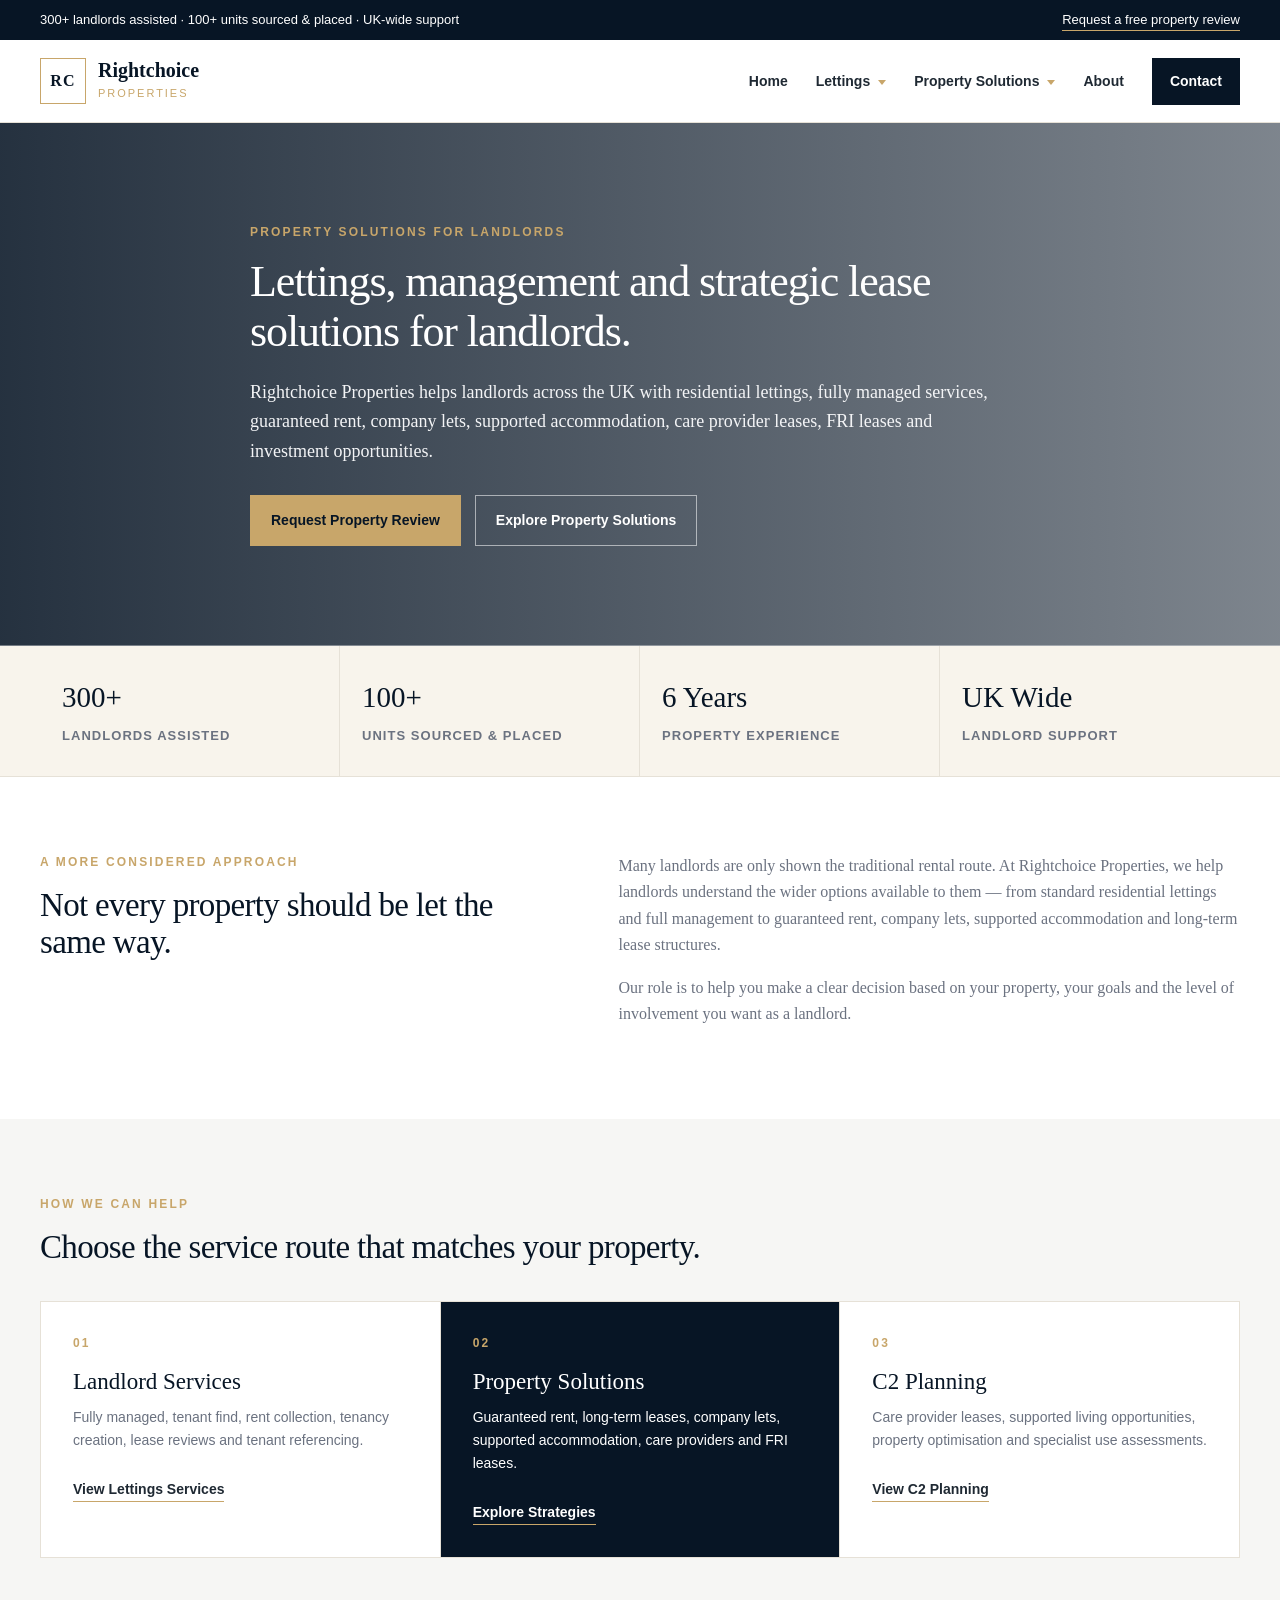
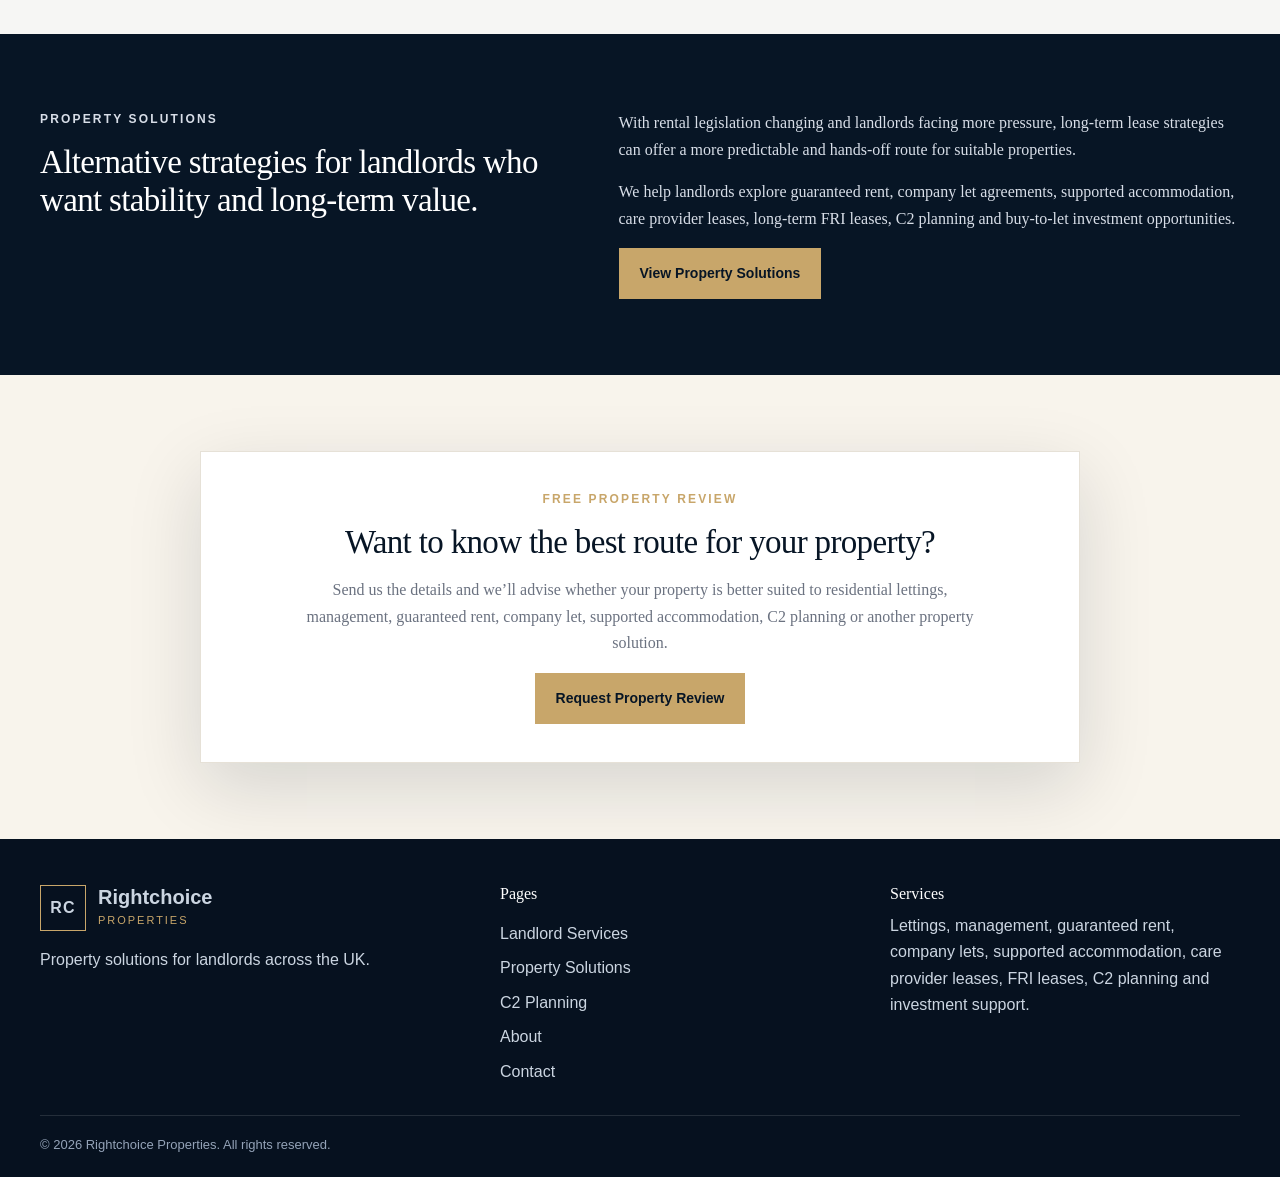
<file: index.html>
<!DOCTYPE html><html lang="en"><head><meta charset="UTF-8"/><meta name="viewport" content="width=device-width, initial-scale=1.0"/><title>Rightchoice Properties | Property Solutions For Landlords</title><meta name="description" content="Rightchoice Properties helps landlords across the UK with lettings, management, guaranteed rent, company lets, supported accommodation, FRI leases, C2 planning and investment support."/><link rel="stylesheet" href="style.css"/></head><body>
<div class="topbar"><div class="container"><span>300+ landlords assisted · 100+ units sourced & placed · UK-wide support</span><a href="contact.html">Request a free property review</a></div></div>
<header class="header">
  <div class="container nav">
    <a href="index.html" class="brand"><span class="brand-mark">RC</span><span><strong>Rightchoice</strong><small>Properties</small></span></a>
    <button class="menu-toggle">Menu</button>
    <nav class="menu">
      <a href="index.html">Home</a>

      <div class="mega-trigger">
        <a href="landlord-services.html">Lettings</a>
        <div class="mega">
          <div class="mega-feature">
            <h3>Landlord Services</h3>
            <p>Residential lettings and management services designed to help landlords rent, manage and protect their property.</p>
            <a href="landlord-services.html">View landlord services</a>
          </div>
          <div>
            <p class="mega-col-title">Core Services</p>
            <a href="landlord-services.html#fully-managed">Fully Managed</a>
            <a href="landlord-services.html#tenant-find">Tenant Find</a>
            <a href="landlord-services.html#rent-collection">Rent Collection</a>
            <a href="landlord-services.html#guaranteed-rent">Guaranteed Rent</a>
          </div>
          <div>
            <p class="mega-col-title">Add-on Services</p>
            <a href="landlord-services.html#add-ons">Tenancy Creation</a>
            <a href="landlord-services.html#add-ons">Lease Reviews</a>
            <a href="landlord-services.html#add-ons">Tenant Referencing</a>
            <a href="landlord-services.html#add-ons">Rental Valuations</a>
          </div>
        </div>
      </div>

      <div class="mega-trigger">
        <a href="property-solutions.html">Property Solutions</a>
        <div class="mega">
          <div class="mega-feature">
            <h3>Strategic Property Solutions</h3>
            <p>Alternative strategies for landlords who want long-term stability, provider leases and improved asset performance.</p>
            <a href="property-solutions.html">Explore property solutions</a>
          </div>
          <div>
            <p class="mega-col-title">Lease Strategies</p>
            <a href="property-solutions.html">Guaranteed Rent</a>
            <a href="property-solutions.html">Company Lets</a>
            <a href="property-solutions.html">Supported Accommodation</a>
            <a href="property-solutions.html">Care Provider Leases</a>
            <a href="property-solutions.html">FRI Leases</a>
          </div>
          <div>
            <p class="mega-col-title">Planning & Investment</p>
            <a href="c2-planning.html">C2 Planning</a>
            <a href="property-solutions.html#investment">Investment Support</a>
            <a href="property-solutions.html#investment">Yield Reviews</a>
            <a href="property-solutions.html#investment">Property Repositioning</a>
          </div>
        </div>
      </div>

      <a href="about.html">About</a>
      <a class="nav-cta" href="contact.html">Contact</a>
    </nav>
  </div>
</header>

<main>
<section class="hero"><div class="container hero-inner"><p class="eyebrow">Property solutions for landlords</p><h1>Lettings, management and strategic lease solutions for landlords.</h1><p class="lead">Rightchoice Properties helps landlords across the UK with residential lettings, fully managed services, guaranteed rent, company lets, supported accommodation, care provider leases, FRI leases and investment opportunities.</p><div class="hero-actions"><a href="contact.html" class="btn btn-primary">Request Property Review</a><a href="property-solutions.html" class="btn btn-secondary">Explore Property Solutions</a></div></div></section>
<section class="stats"><div class="container stats-grid"><div><strong>300+</strong><span>Landlords Assisted</span></div><div><strong>100+</strong><span>Units Sourced & Placed</span></div><div><strong>6 Years</strong><span>Property Experience</span></div><div><strong>UK Wide</strong><span>Landlord Support</span></div></div></section>
<section class="section"><div class="container split"><div><p class="eyebrow">A more considered approach</p><h2>Not every property should be let the same way.</h2></div><div><p>Many landlords are only shown the traditional rental route. At Rightchoice Properties, we help landlords understand the wider options available to them — from standard residential lettings and full management to guaranteed rent, company lets, supported accommodation and long-term lease structures.</p><p>Our role is to help you make a clear decision based on your property, your goals and the level of involvement you want as a landlord.</p></div></div></section>
<section class="section soft"><div class="container"><div class="section-head"><p class="eyebrow">How we can help</p><h2>Choose the service route that matches your property.</h2></div><div class="card-grid"><a href="landlord-services.html" class="route-card"><span>01</span><h3>Landlord Services</h3><p>Fully managed, tenant find, rent collection, tenancy creation, lease reviews and tenant referencing.</p><strong>View Lettings Services</strong></a><a href="property-solutions.html" class="route-card dark"><span>02</span><h3>Property Solutions</h3><p>Guaranteed rent, long-term leases, company lets, supported accommodation, care providers and FRI leases.</p><strong>Explore Strategies</strong></a><a href="c2-planning.html" class="route-card"><span>03</span><h3>C2 Planning</h3><p>Care provider leases, supported living opportunities, property optimisation and specialist use assessments.</p><strong>View C2 Planning</strong></a></div></div></section>
<section class="section navy-section"><div class="container split"><div><p class="eyebrow">Property Solutions</p><h2>Alternative strategies for landlords who want stability and long-term value.</h2></div><div><p>With rental legislation changing and landlords facing more pressure, long-term lease strategies can offer a more predictable and hands-off route for suitable properties.</p><p>We help landlords explore guaranteed rent, company let agreements, supported accommodation, care provider leases, long-term FRI leases, C2 planning and buy-to-let investment opportunities.</p><a href="property-solutions.html" class="btn btn-gold">View Property Solutions</a></div></div></section>
<section class="cta-section"><div class="container cta-box"><p class="eyebrow">Free property review</p><h2>Want to know the best route for your property?</h2><p>Send us the details and we’ll advise whether your property is better suited to residential lettings, management, guaranteed rent, company let, supported accommodation, C2 planning or another property solution.</p><a href="contact.html" class="btn btn-primary">Request Property Review</a></div></section>
</main>

<footer class="footer">
  <div class="container footer-grid">
    <div><a href="index.html" class="brand footer-brand"><span class="brand-mark">RC</span><span><strong>Rightchoice</strong><small>Properties</small></span></a><p>Property solutions for landlords across the UK.</p></div>
    <div><h4>Pages</h4><a href="landlord-services.html">Landlord Services</a><a href="property-solutions.html">Property Solutions</a><a href="c2-planning.html">C2 Planning</a><a href="about.html">About</a><a href="contact.html">Contact</a></div>
    <div><h4>Services</h4><p>Lettings, management, guaranteed rent, company lets, supported accommodation, care provider leases, FRI leases, C2 planning and investment support.</p></div>
  </div>
  <div class="container footer-bottom">© 2026 Rightchoice Properties. All rights reserved.</div>
</footer>
<script src="script.js"></script>
</body></html>
</file>
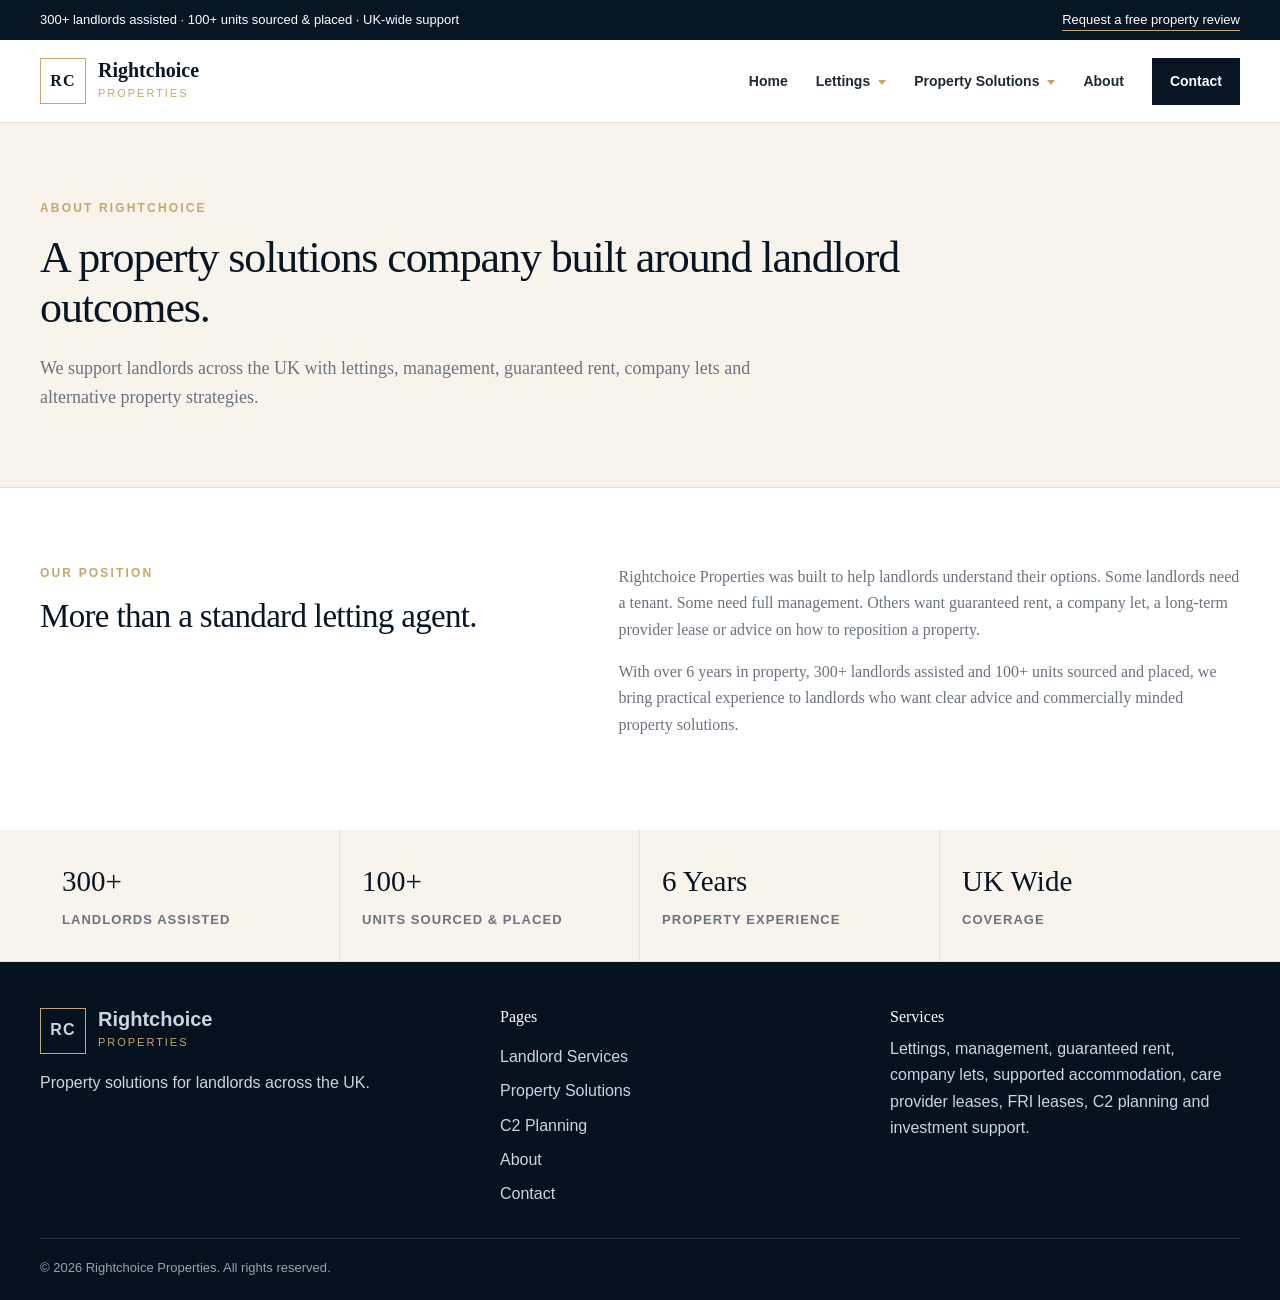
<file: about.html>
<!DOCTYPE html><html lang="en"><head><meta charset="UTF-8"/><meta name="viewport" content="width=device-width, initial-scale=1.0"/><title>About | Rightchoice Properties</title><meta name="description" content="About Rightchoice Properties, a UK-wide property solutions company supporting landlords with lettings, management, guaranteed rent and strategic property solutions."/><link rel="stylesheet" href="style.css"/></head><body>
<div class="topbar"><div class="container"><span>300+ landlords assisted · 100+ units sourced & placed · UK-wide support</span><a href="contact.html">Request a free property review</a></div></div>
<header class="header">
  <div class="container nav">
    <a href="index.html" class="brand"><span class="brand-mark">RC</span><span><strong>Rightchoice</strong><small>Properties</small></span></a>
    <button class="menu-toggle">Menu</button>
    <nav class="menu">
      <a href="index.html">Home</a>

      <div class="mega-trigger">
        <a href="landlord-services.html">Lettings</a>
        <div class="mega">
          <div class="mega-feature">
            <h3>Landlord Services</h3>
            <p>Residential lettings and management services designed to help landlords rent, manage and protect their property.</p>
            <a href="landlord-services.html">View landlord services</a>
          </div>
          <div>
            <p class="mega-col-title">Core Services</p>
            <a href="landlord-services.html#fully-managed">Fully Managed</a>
            <a href="landlord-services.html#tenant-find">Tenant Find</a>
            <a href="landlord-services.html#rent-collection">Rent Collection</a>
            <a href="landlord-services.html#guaranteed-rent">Guaranteed Rent</a>
          </div>
          <div>
            <p class="mega-col-title">Add-on Services</p>
            <a href="landlord-services.html#add-ons">Tenancy Creation</a>
            <a href="landlord-services.html#add-ons">Lease Reviews</a>
            <a href="landlord-services.html#add-ons">Tenant Referencing</a>
            <a href="landlord-services.html#add-ons">Rental Valuations</a>
          </div>
        </div>
      </div>

      <div class="mega-trigger">
        <a href="property-solutions.html">Property Solutions</a>
        <div class="mega">
          <div class="mega-feature">
            <h3>Strategic Property Solutions</h3>
            <p>Alternative strategies for landlords who want long-term stability, provider leases and improved asset performance.</p>
            <a href="property-solutions.html">Explore property solutions</a>
          </div>
          <div>
            <p class="mega-col-title">Lease Strategies</p>
            <a href="property-solutions.html">Guaranteed Rent</a>
            <a href="property-solutions.html">Company Lets</a>
            <a href="property-solutions.html">Supported Accommodation</a>
            <a href="property-solutions.html">Care Provider Leases</a>
            <a href="property-solutions.html">FRI Leases</a>
          </div>
          <div>
            <p class="mega-col-title">Planning & Investment</p>
            <a href="c2-planning.html">C2 Planning</a>
            <a href="property-solutions.html#investment">Investment Support</a>
            <a href="property-solutions.html#investment">Yield Reviews</a>
            <a href="property-solutions.html#investment">Property Repositioning</a>
          </div>
        </div>
      </div>

      <a href="about.html">About</a>
      <a class="nav-cta" href="contact.html">Contact</a>
    </nav>
  </div>
</header>

<main><section class="page-hero"><div class="container"><p class="eyebrow">About Rightchoice</p><h1>A property solutions company built around landlord outcomes.</h1><p class="lead">We support landlords across the UK with lettings, management, guaranteed rent, company lets and alternative property strategies.</p></div></section>
<section class="section"><div class="container split"><div><p class="eyebrow">Our position</p><h2>More than a standard letting agent.</h2></div><div><p>Rightchoice Properties was built to help landlords understand their options. Some landlords need a tenant. Some need full management. Others want guaranteed rent, a company let, a long-term provider lease or advice on how to reposition a property.</p><p>With over 6 years in property, 300+ landlords assisted and 100+ units sourced and placed, we bring practical experience to landlords who want clear advice and commercially minded property solutions.</p></div></div></section>
<section class="stats"><div class="container stats-grid"><div><strong>300+</strong><span>Landlords Assisted</span></div><div><strong>100+</strong><span>Units Sourced & Placed</span></div><div><strong>6 Years</strong><span>Property Experience</span></div><div><strong>UK Wide</strong><span>Coverage</span></div></div></section></main>

<footer class="footer">
  <div class="container footer-grid">
    <div><a href="index.html" class="brand footer-brand"><span class="brand-mark">RC</span><span><strong>Rightchoice</strong><small>Properties</small></span></a><p>Property solutions for landlords across the UK.</p></div>
    <div><h4>Pages</h4><a href="landlord-services.html">Landlord Services</a><a href="property-solutions.html">Property Solutions</a><a href="c2-planning.html">C2 Planning</a><a href="about.html">About</a><a href="contact.html">Contact</a></div>
    <div><h4>Services</h4><p>Lettings, management, guaranteed rent, company lets, supported accommodation, care provider leases, FRI leases, C2 planning and investment support.</p></div>
  </div>
  <div class="container footer-bottom">© 2026 Rightchoice Properties. All rights reserved.</div>
</footer>
<script src="script.js"></script>
</body></html>
</file>
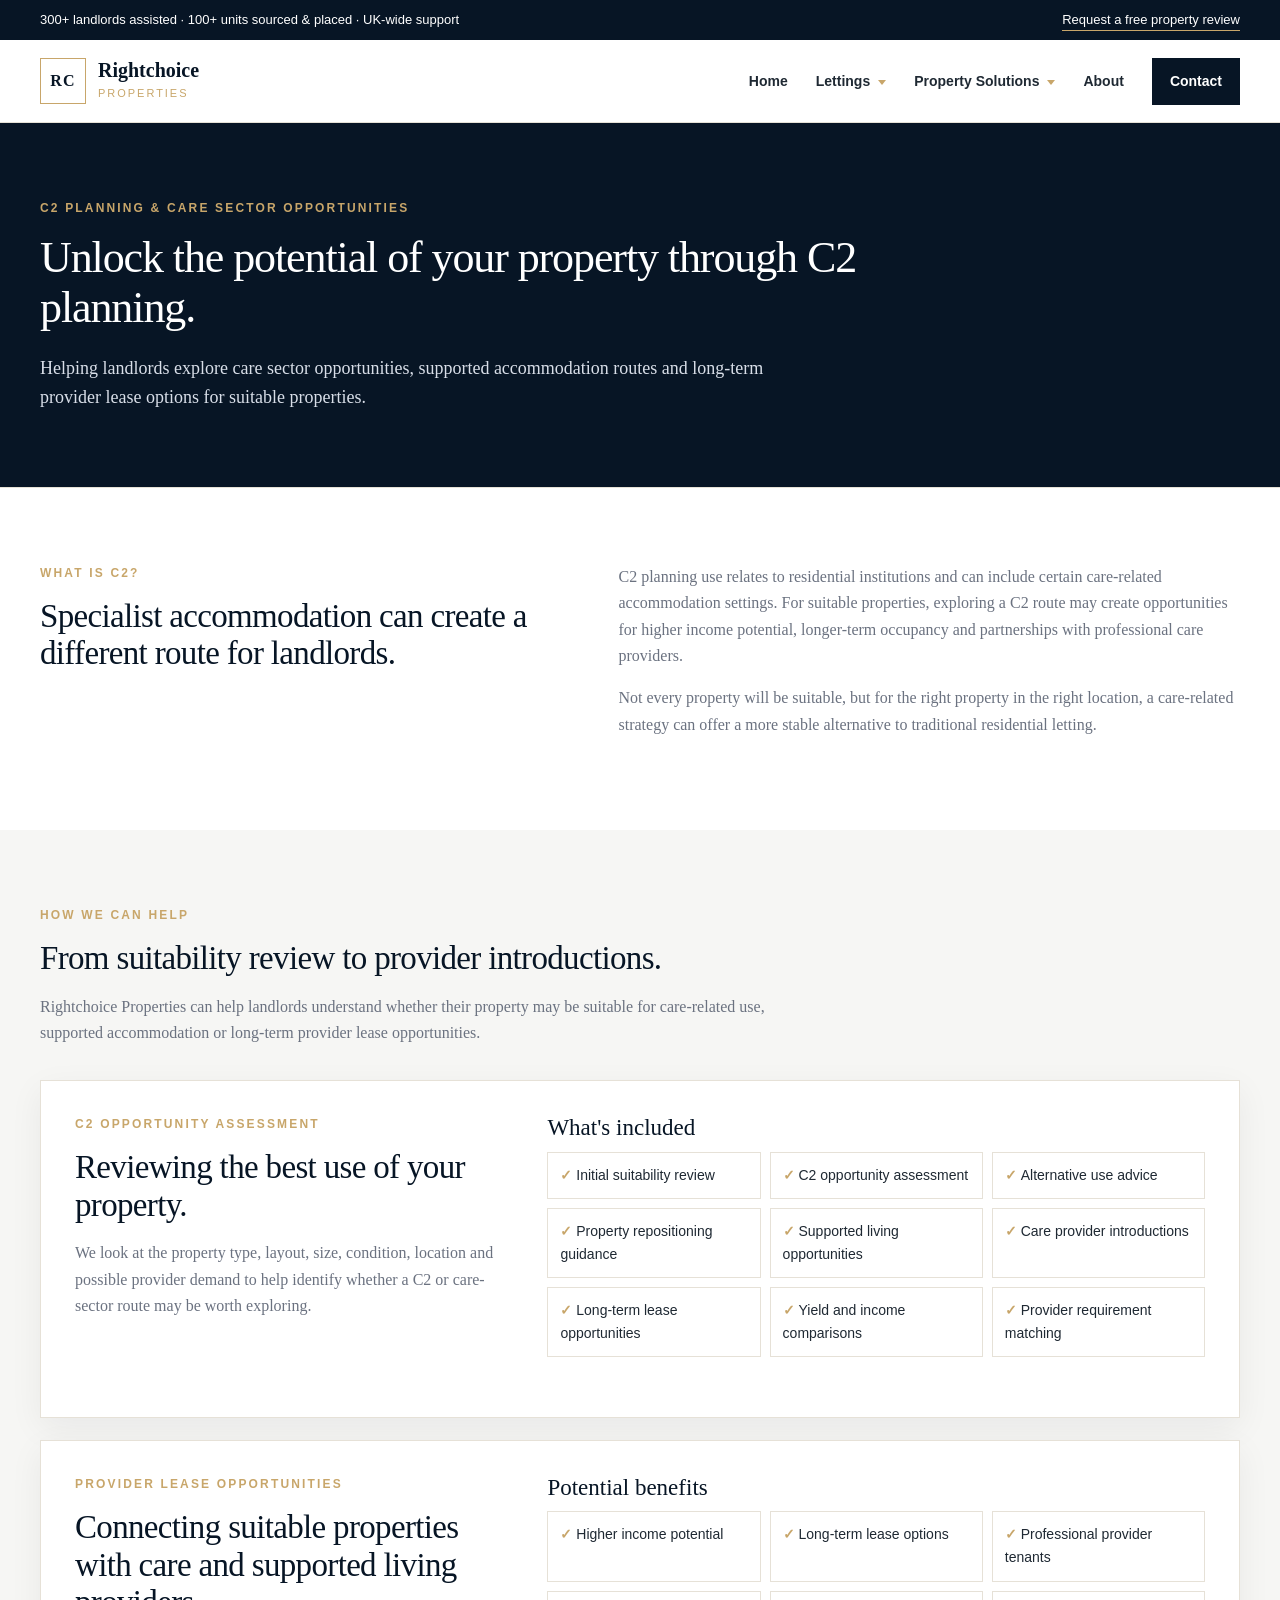
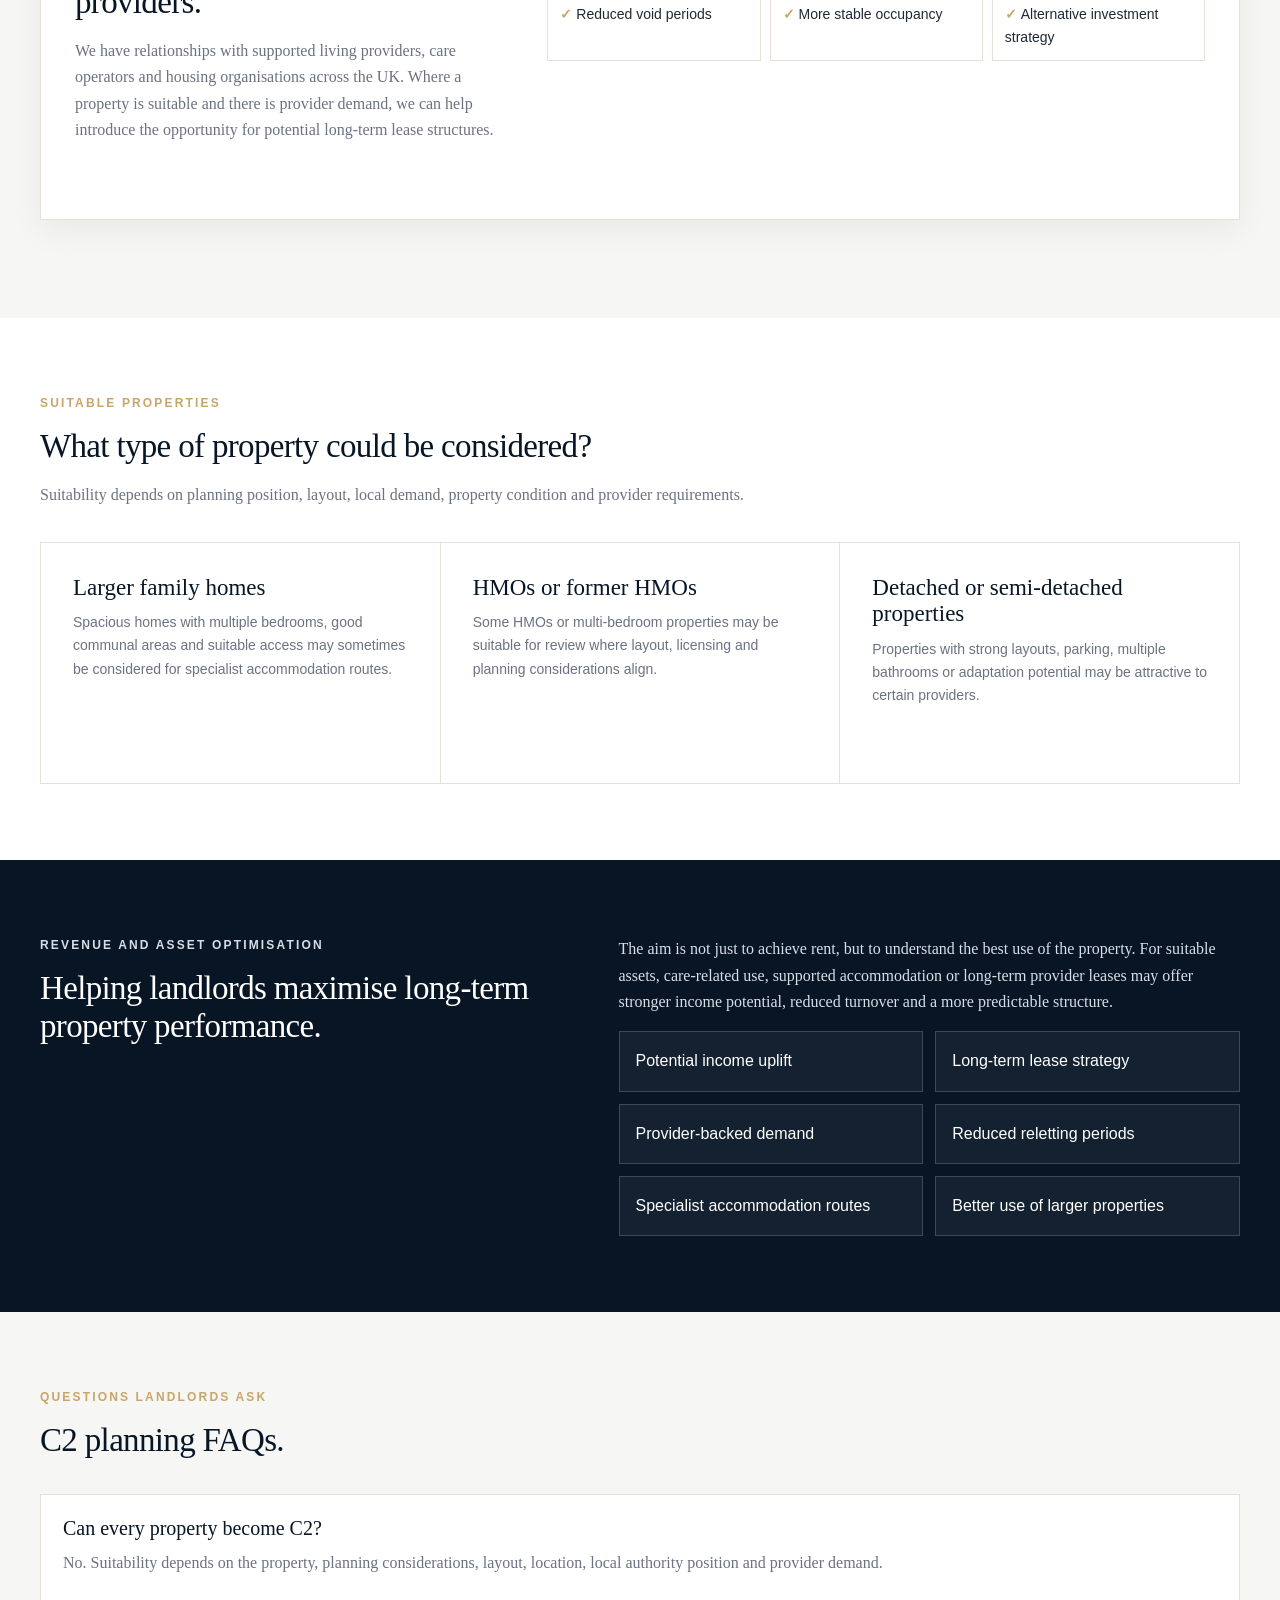
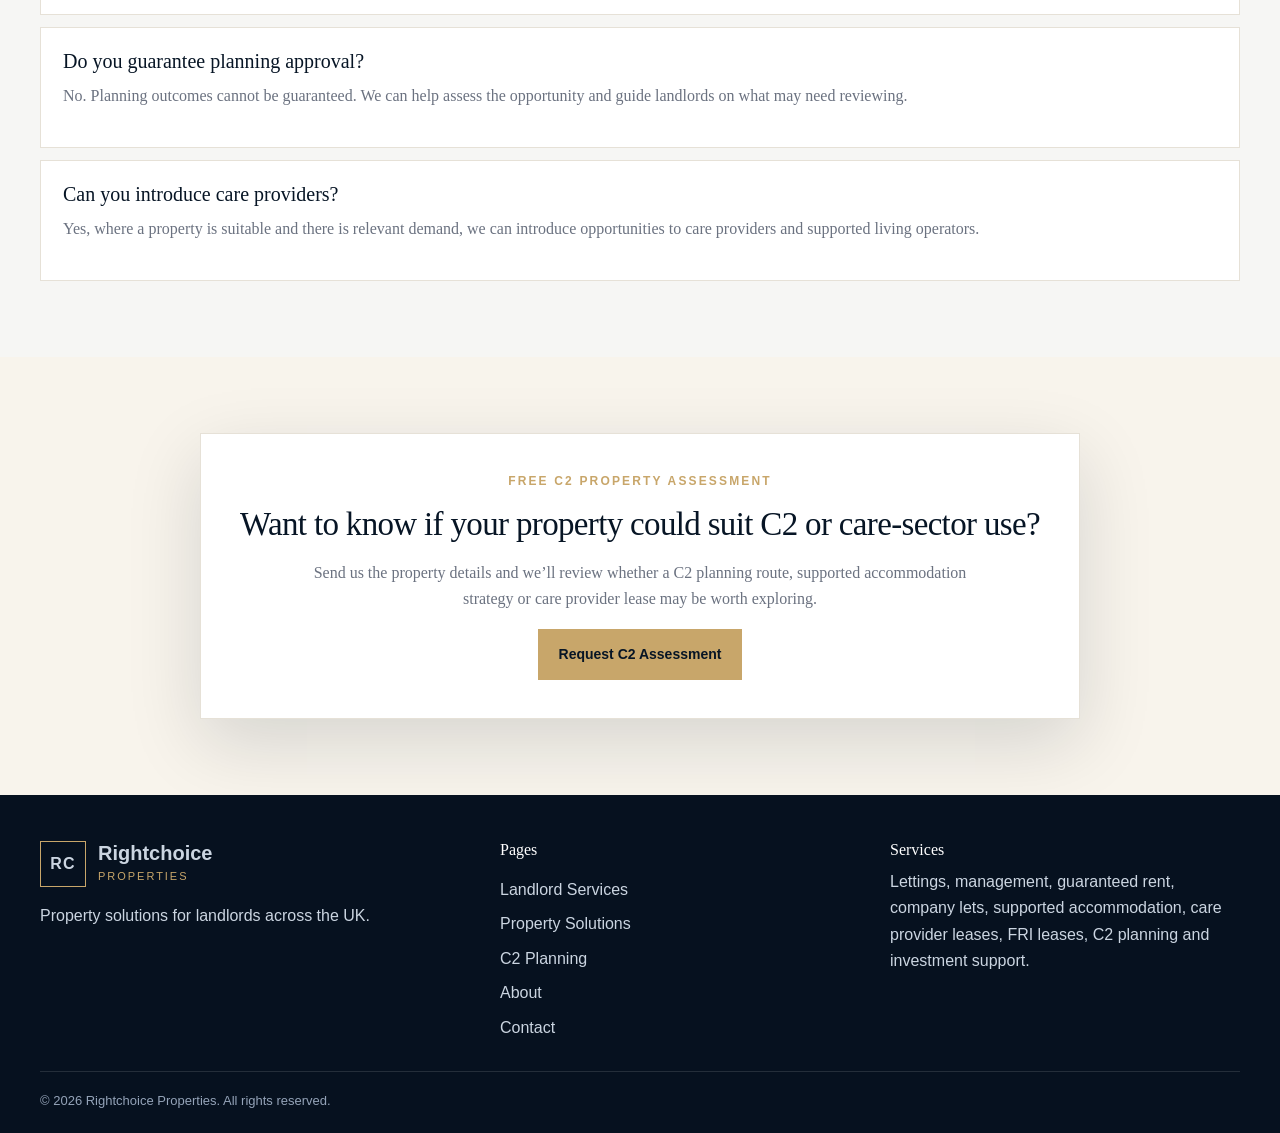
<file: c2-planning.html>
<!DOCTYPE html><html lang="en"><head><meta charset="UTF-8"/><meta name="viewport" content="width=device-width, initial-scale=1.0"/><title>C2 Planning & Care Provider Leases | Rightchoice Properties</title><meta name="description" content="Rightchoice Properties helps landlords explore C2 planning, care provider leases, supported accommodation opportunities and long-term lease options for suitable properties."/><link rel="stylesheet" href="style.css"/></head><body>
<div class="topbar"><div class="container"><span>300+ landlords assisted · 100+ units sourced & placed · UK-wide support</span><a href="contact.html">Request a free property review</a></div></div>
<header class="header">
  <div class="container nav">
    <a href="index.html" class="brand"><span class="brand-mark">RC</span><span><strong>Rightchoice</strong><small>Properties</small></span></a>
    <button class="menu-toggle">Menu</button>
    <nav class="menu">
      <a href="index.html">Home</a>

      <div class="mega-trigger">
        <a href="landlord-services.html">Lettings</a>
        <div class="mega">
          <div class="mega-feature">
            <h3>Landlord Services</h3>
            <p>Residential lettings and management services designed to help landlords rent, manage and protect their property.</p>
            <a href="landlord-services.html">View landlord services</a>
          </div>
          <div>
            <p class="mega-col-title">Core Services</p>
            <a href="landlord-services.html#fully-managed">Fully Managed</a>
            <a href="landlord-services.html#tenant-find">Tenant Find</a>
            <a href="landlord-services.html#rent-collection">Rent Collection</a>
            <a href="landlord-services.html#guaranteed-rent">Guaranteed Rent</a>
          </div>
          <div>
            <p class="mega-col-title">Add-on Services</p>
            <a href="landlord-services.html#add-ons">Tenancy Creation</a>
            <a href="landlord-services.html#add-ons">Lease Reviews</a>
            <a href="landlord-services.html#add-ons">Tenant Referencing</a>
            <a href="landlord-services.html#add-ons">Rental Valuations</a>
          </div>
        </div>
      </div>

      <div class="mega-trigger">
        <a href="property-solutions.html">Property Solutions</a>
        <div class="mega">
          <div class="mega-feature">
            <h3>Strategic Property Solutions</h3>
            <p>Alternative strategies for landlords who want long-term stability, provider leases and improved asset performance.</p>
            <a href="property-solutions.html">Explore property solutions</a>
          </div>
          <div>
            <p class="mega-col-title">Lease Strategies</p>
            <a href="property-solutions.html">Guaranteed Rent</a>
            <a href="property-solutions.html">Company Lets</a>
            <a href="property-solutions.html">Supported Accommodation</a>
            <a href="property-solutions.html">Care Provider Leases</a>
            <a href="property-solutions.html">FRI Leases</a>
          </div>
          <div>
            <p class="mega-col-title">Planning & Investment</p>
            <a href="c2-planning.html">C2 Planning</a>
            <a href="property-solutions.html#investment">Investment Support</a>
            <a href="property-solutions.html#investment">Yield Reviews</a>
            <a href="property-solutions.html#investment">Property Repositioning</a>
          </div>
        </div>
      </div>

      <a href="about.html">About</a>
      <a class="nav-cta" href="contact.html">Contact</a>
    </nav>
  </div>
</header>

<main><section class="page-hero dark-hero"><div class="container"><p class="eyebrow">C2 planning & care sector opportunities</p><h1>Unlock the potential of your property through C2 planning.</h1><p class="lead">Helping landlords explore care sector opportunities, supported accommodation routes and long-term provider lease options for suitable properties.</p></div></section>
<section class="section"><div class="container split"><div><p class="eyebrow">What is C2?</p><h2>Specialist accommodation can create a different route for landlords.</h2></div><div><p>C2 planning use relates to residential institutions and can include certain care-related accommodation settings. For suitable properties, exploring a C2 route may create opportunities for higher income potential, longer-term occupancy and partnerships with professional care providers.</p><p>Not every property will be suitable, but for the right property in the right location, a care-related strategy can offer a more stable alternative to traditional residential letting.</p></div></div></section>
<section class="section soft"><div class="container"><div class="section-head"><p class="eyebrow">How we can help</p><h2>From suitability review to provider introductions.</h2><p>Rightchoice Properties can help landlords understand whether their property may be suitable for care-related use, supported accommodation or long-term provider lease opportunities.</p></div>
<article class="service-detail"><div class="service-detail-top"><div><p class="eyebrow">C2 opportunity assessment</p><h2>Reviewing the best use of your property.</h2><p>We look at the property type, layout, size, condition, location and possible provider demand to help identify whether a C2 or care-sector route may be worth exploring.</p></div><div><h3>What's included</h3><div class="included-grid"><div>Initial suitability review</div><div>C2 opportunity assessment</div><div>Alternative use advice</div><div>Property repositioning guidance</div><div>Supported living opportunities</div><div>Care provider introductions</div><div>Long-term lease opportunities</div><div>Yield and income comparisons</div><div>Provider requirement matching</div></div></div></div></article>
<article class="service-detail"><div class="service-detail-top"><div><p class="eyebrow">Provider lease opportunities</p><h2>Connecting suitable properties with care and supported living providers.</h2><p>We have relationships with supported living providers, care operators and housing organisations across the UK. Where a property is suitable and there is provider demand, we can help introduce the opportunity for potential long-term lease structures.</p></div><div><h3>Potential benefits</h3><div class="included-grid"><div>Higher income potential</div><div>Long-term lease options</div><div>Professional provider tenants</div><div>Reduced void periods</div><div>More stable occupancy</div><div>Alternative investment strategy</div></div></div></div></article></div></section>
<section class="section"><div class="container"><div class="section-head"><p class="eyebrow">Suitable properties</p><h2>What type of property could be considered?</h2><p>Suitability depends on planning position, layout, local demand, property condition and provider requirements.</p></div><div class="card-grid"><article class="info-card"><h3>Larger family homes</h3><p>Spacious homes with multiple bedrooms, good communal areas and suitable access may sometimes be considered for specialist accommodation routes.</p></article><article class="info-card"><h3>HMOs or former HMOs</h3><p>Some HMOs or multi-bedroom properties may be suitable for review where layout, licensing and planning considerations align.</p></article><article class="info-card"><h3>Detached or semi-detached properties</h3><p>Properties with strong layouts, parking, multiple bathrooms or adaptation potential may be attractive to certain providers.</p></article></div></div></section>
<section class="section navy-section"><div class="container split"><div><p class="eyebrow">Revenue and asset optimisation</p><h2>Helping landlords maximise long-term property performance.</h2></div><div><p>The aim is not just to achieve rent, but to understand the best use of the property. For suitable assets, care-related use, supported accommodation or long-term provider leases may offer stronger income potential, reduced turnover and a more predictable structure.</p><div class="benefit-list"><div>Potential income uplift</div><div>Long-term lease strategy</div><div>Provider-backed demand</div><div>Reduced reletting periods</div><div>Specialist accommodation routes</div><div>Better use of larger properties</div></div></div></div></section>
<section class="section soft"><div class="container"><div class="section-head"><p class="eyebrow">Questions landlords ask</p><h2>C2 planning FAQs.</h2></div><div class="faq-grid"><div class="faq-item"><h3>Can every property become C2?</h3><p>No. Suitability depends on the property, planning considerations, layout, location, local authority position and provider demand.</p></div><div class="faq-item"><h3>Do you guarantee planning approval?</h3><p>No. Planning outcomes cannot be guaranteed. We can help assess the opportunity and guide landlords on what may need reviewing.</p></div><div class="faq-item"><h3>Can you introduce care providers?</h3><p>Yes, where a property is suitable and there is relevant demand, we can introduce opportunities to care providers and supported living operators.</p></div></div></div></section>
<section class="cta-section"><div class="container cta-box"><p class="eyebrow">Free C2 property assessment</p><h2>Want to know if your property could suit C2 or care-sector use?</h2><p>Send us the property details and we’ll review whether a C2 planning route, supported accommodation strategy or care provider lease may be worth exploring.</p><a href="contact.html" class="btn btn-primary">Request C2 Assessment</a></div></section></main>

<footer class="footer">
  <div class="container footer-grid">
    <div><a href="index.html" class="brand footer-brand"><span class="brand-mark">RC</span><span><strong>Rightchoice</strong><small>Properties</small></span></a><p>Property solutions for landlords across the UK.</p></div>
    <div><h4>Pages</h4><a href="landlord-services.html">Landlord Services</a><a href="property-solutions.html">Property Solutions</a><a href="c2-planning.html">C2 Planning</a><a href="about.html">About</a><a href="contact.html">Contact</a></div>
    <div><h4>Services</h4><p>Lettings, management, guaranteed rent, company lets, supported accommodation, care provider leases, FRI leases, C2 planning and investment support.</p></div>
  </div>
  <div class="container footer-bottom">© 2026 Rightchoice Properties. All rights reserved.</div>
</footer>
<script src="script.js"></script>
</body></html>
</file>
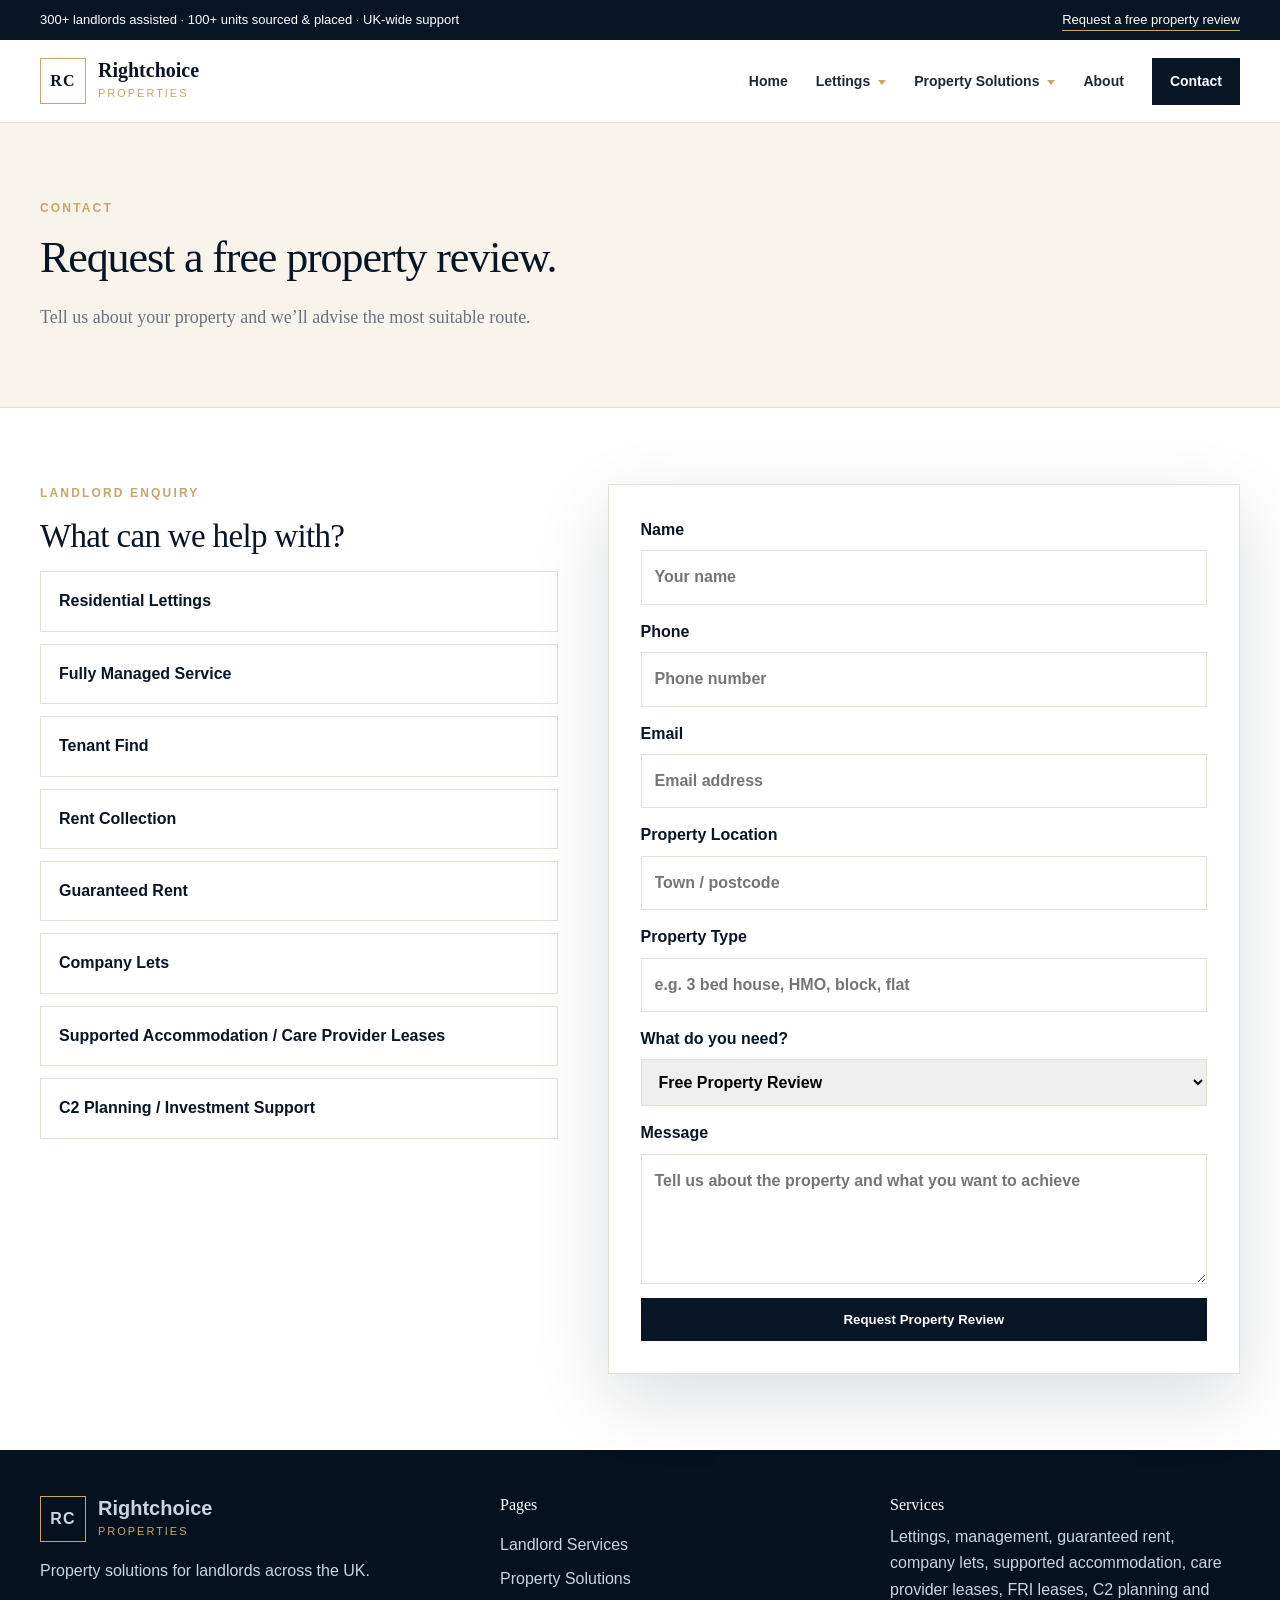
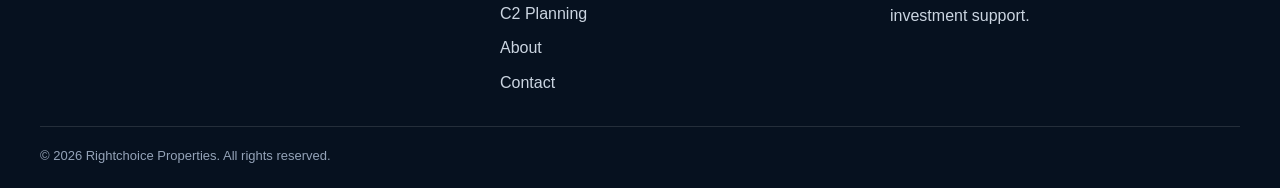
<file: contact.html>
<!DOCTYPE html><html lang="en"><head><meta charset="UTF-8"/><meta name="viewport" content="width=device-width, initial-scale=1.0"/><title>Contact | Rightchoice Properties</title><meta name="description" content="Contact Rightchoice Properties for a free landlord property review, rental valuation, guaranteed rent assessment or property solutions consultation."/><link rel="stylesheet" href="style.css"/></head><body>
<div class="topbar"><div class="container"><span>300+ landlords assisted · 100+ units sourced & placed · UK-wide support</span><a href="contact.html">Request a free property review</a></div></div>
<header class="header">
  <div class="container nav">
    <a href="index.html" class="brand"><span class="brand-mark">RC</span><span><strong>Rightchoice</strong><small>Properties</small></span></a>
    <button class="menu-toggle">Menu</button>
    <nav class="menu">
      <a href="index.html">Home</a>

      <div class="mega-trigger">
        <a href="landlord-services.html">Lettings</a>
        <div class="mega">
          <div class="mega-feature">
            <h3>Landlord Services</h3>
            <p>Residential lettings and management services designed to help landlords rent, manage and protect their property.</p>
            <a href="landlord-services.html">View landlord services</a>
          </div>
          <div>
            <p class="mega-col-title">Core Services</p>
            <a href="landlord-services.html#fully-managed">Fully Managed</a>
            <a href="landlord-services.html#tenant-find">Tenant Find</a>
            <a href="landlord-services.html#rent-collection">Rent Collection</a>
            <a href="landlord-services.html#guaranteed-rent">Guaranteed Rent</a>
          </div>
          <div>
            <p class="mega-col-title">Add-on Services</p>
            <a href="landlord-services.html#add-ons">Tenancy Creation</a>
            <a href="landlord-services.html#add-ons">Lease Reviews</a>
            <a href="landlord-services.html#add-ons">Tenant Referencing</a>
            <a href="landlord-services.html#add-ons">Rental Valuations</a>
          </div>
        </div>
      </div>

      <div class="mega-trigger">
        <a href="property-solutions.html">Property Solutions</a>
        <div class="mega">
          <div class="mega-feature">
            <h3>Strategic Property Solutions</h3>
            <p>Alternative strategies for landlords who want long-term stability, provider leases and improved asset performance.</p>
            <a href="property-solutions.html">Explore property solutions</a>
          </div>
          <div>
            <p class="mega-col-title">Lease Strategies</p>
            <a href="property-solutions.html">Guaranteed Rent</a>
            <a href="property-solutions.html">Company Lets</a>
            <a href="property-solutions.html">Supported Accommodation</a>
            <a href="property-solutions.html">Care Provider Leases</a>
            <a href="property-solutions.html">FRI Leases</a>
          </div>
          <div>
            <p class="mega-col-title">Planning & Investment</p>
            <a href="c2-planning.html">C2 Planning</a>
            <a href="property-solutions.html#investment">Investment Support</a>
            <a href="property-solutions.html#investment">Yield Reviews</a>
            <a href="property-solutions.html#investment">Property Repositioning</a>
          </div>
        </div>
      </div>

      <a href="about.html">About</a>
      <a class="nav-cta" href="contact.html">Contact</a>
    </nav>
  </div>
</header>

<main><section class="page-hero"><div class="container"><p class="eyebrow">Contact</p><h1>Request a free property review.</h1><p class="lead">Tell us about your property and we’ll advise the most suitable route.</p></div></section>
<section class="section"><div class="container contact-grid"><div><p class="eyebrow">Landlord enquiry</p><h2>What can we help with?</h2><div class="simple-list one"><div>Residential Lettings</div><div>Fully Managed Service</div><div>Tenant Find</div><div>Rent Collection</div><div>Guaranteed Rent</div><div>Company Lets</div><div>Supported Accommodation / Care Provider Leases</div><div>C2 Planning / Investment Support</div></div></div>
<form class="contact-form"><label>Name<input type="text" placeholder="Your name"/></label><label>Phone<input type="tel" placeholder="Phone number"/></label><label>Email<input type="email" placeholder="Email address"/></label><label>Property Location<input type="text" placeholder="Town / postcode"/></label><label>Property Type<input type="text" placeholder="e.g. 3 bed house, HMO, block, flat"/></label><label>What do you need?<select><option>Free Property Review</option><option>Fully Managed</option><option>Tenant Find</option><option>Rent Collection</option><option>Guaranteed Rent</option><option>Company Let</option><option>Supported Accommodation / Care Provider Lease</option><option>C2 Planning / Investment Support</option></select></label><label>Message<textarea placeholder="Tell us about the property and what you want to achieve"></textarea></label><button type="submit">Request Property Review</button></form></div></section></main>

<footer class="footer">
  <div class="container footer-grid">
    <div><a href="index.html" class="brand footer-brand"><span class="brand-mark">RC</span><span><strong>Rightchoice</strong><small>Properties</small></span></a><p>Property solutions for landlords across the UK.</p></div>
    <div><h4>Pages</h4><a href="landlord-services.html">Landlord Services</a><a href="property-solutions.html">Property Solutions</a><a href="c2-planning.html">C2 Planning</a><a href="about.html">About</a><a href="contact.html">Contact</a></div>
    <div><h4>Services</h4><p>Lettings, management, guaranteed rent, company lets, supported accommodation, care provider leases, FRI leases, C2 planning and investment support.</p></div>
  </div>
  <div class="container footer-bottom">© 2026 Rightchoice Properties. All rights reserved.</div>
</footer>
<script src="script.js"></script>
</body></html>
</file>
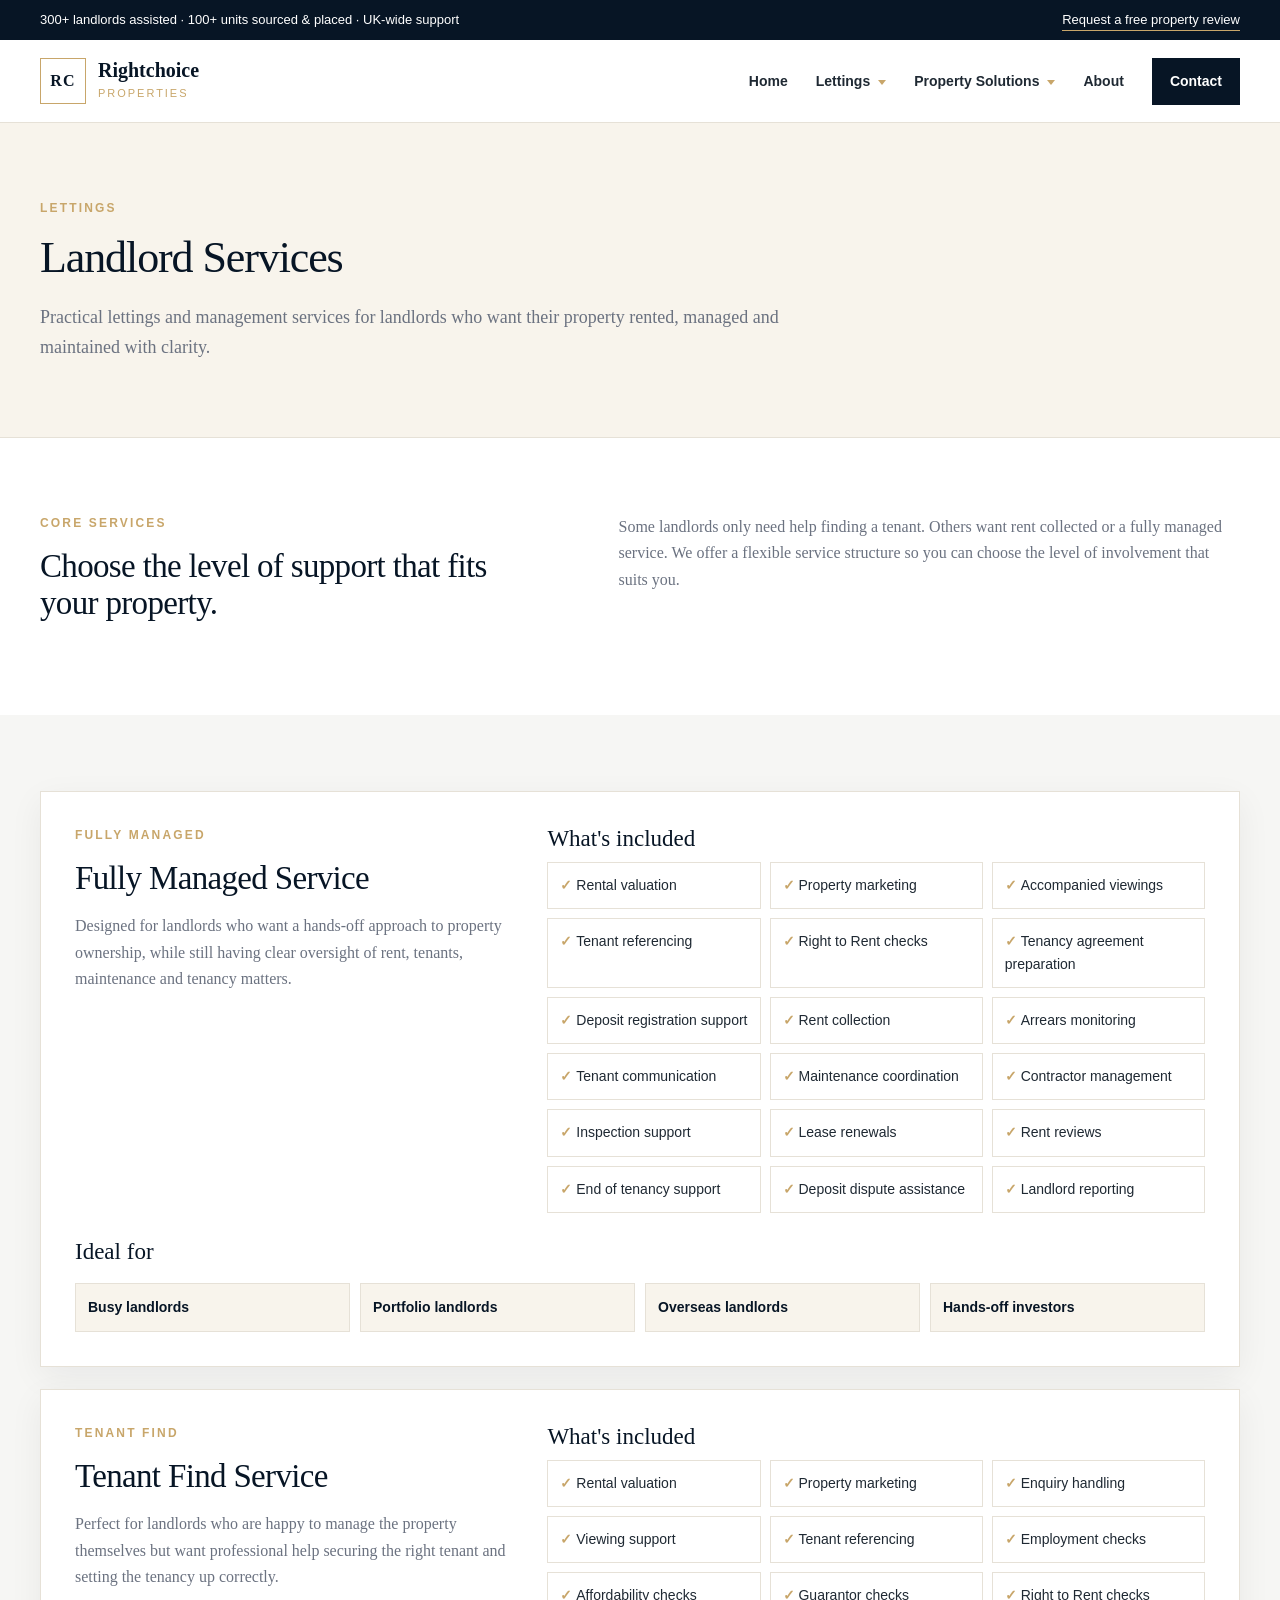
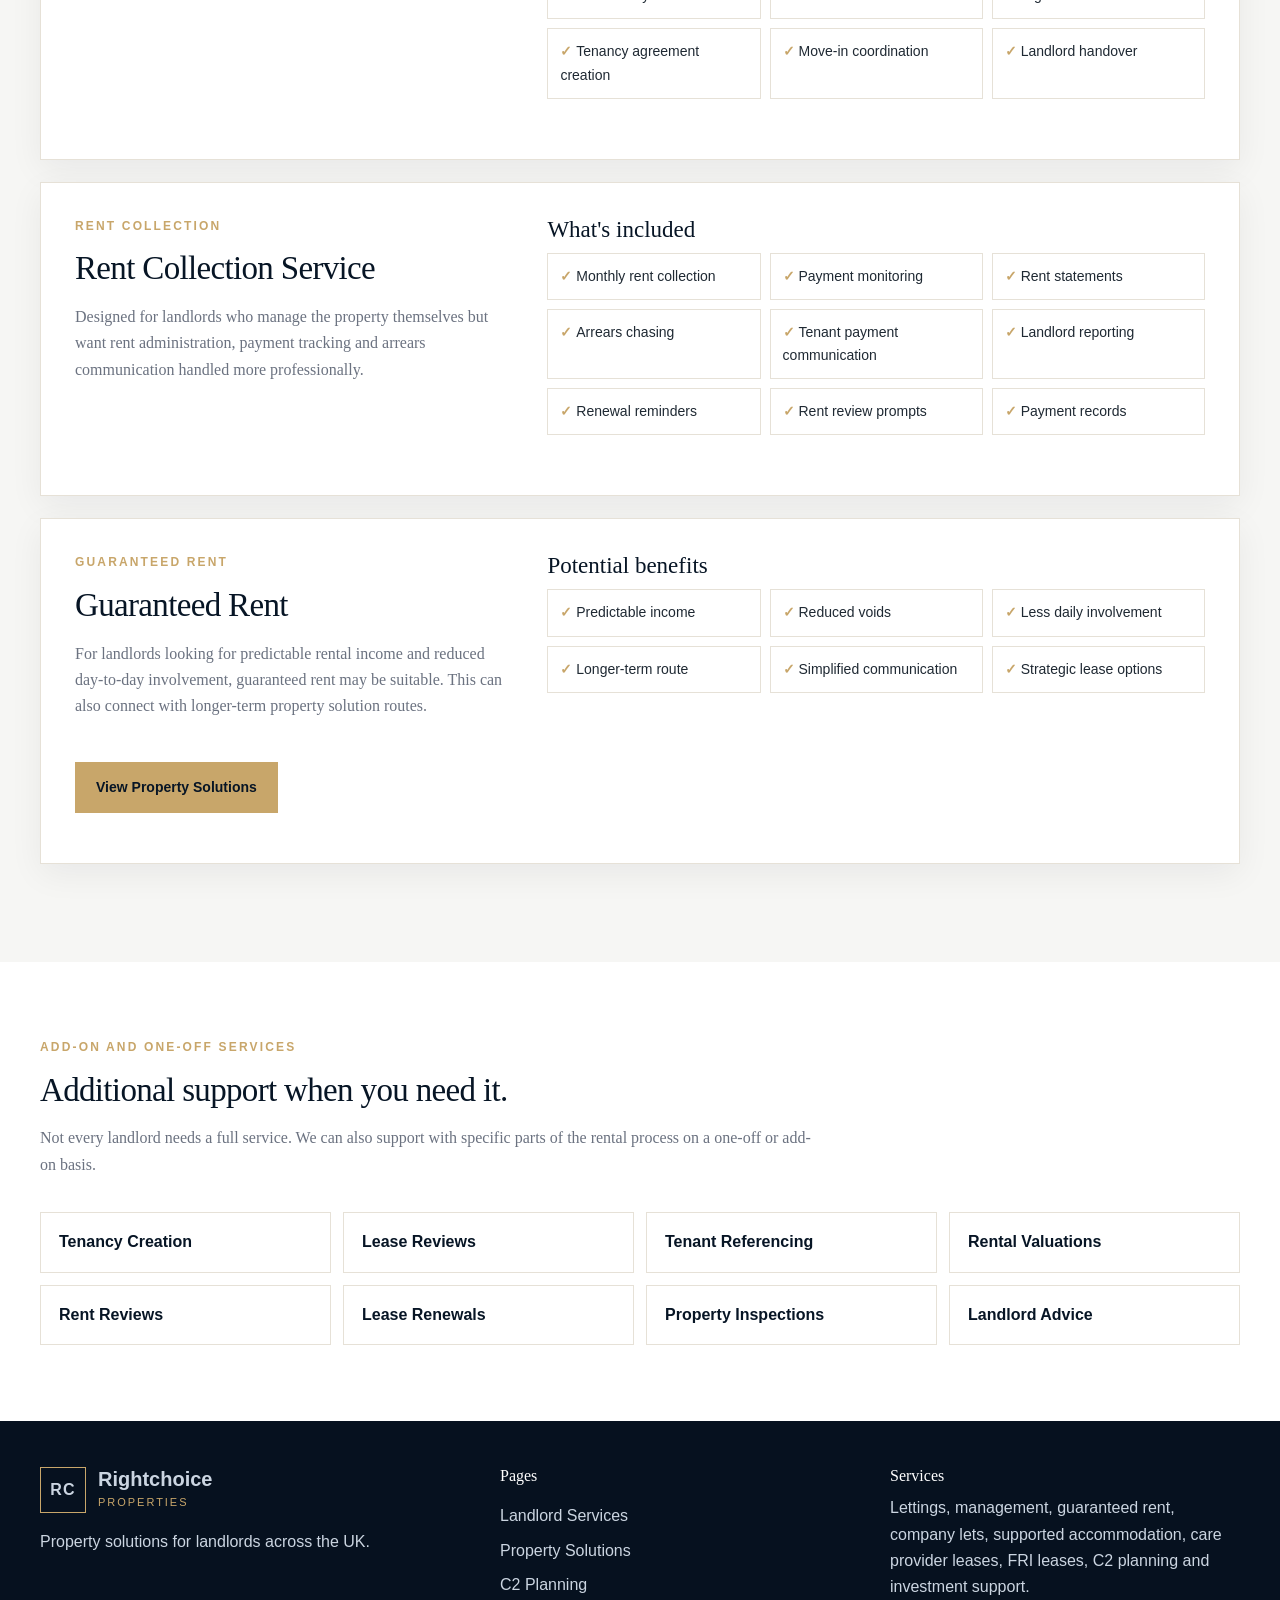
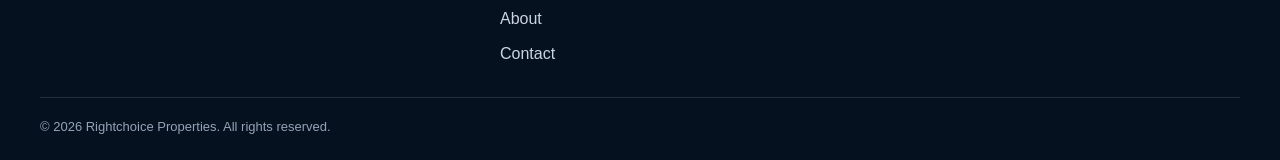
<file: landlord-services.html>
<!DOCTYPE html><html lang="en"><head><meta charset="UTF-8"/><meta name="viewport" content="width=device-width, initial-scale=1.0"/><title>Landlord Services | Rightchoice Properties</title><meta name="description" content="Landlord services including fully managed, tenant find, rent collection, guaranteed rent, tenancy creation, lease reviews, tenant referencing and rental valuations."/><link rel="stylesheet" href="style.css"/></head><body>
<div class="topbar"><div class="container"><span>300+ landlords assisted · 100+ units sourced & placed · UK-wide support</span><a href="contact.html">Request a free property review</a></div></div>
<header class="header">
  <div class="container nav">
    <a href="index.html" class="brand"><span class="brand-mark">RC</span><span><strong>Rightchoice</strong><small>Properties</small></span></a>
    <button class="menu-toggle">Menu</button>
    <nav class="menu">
      <a href="index.html">Home</a>

      <div class="mega-trigger">
        <a href="landlord-services.html">Lettings</a>
        <div class="mega">
          <div class="mega-feature">
            <h3>Landlord Services</h3>
            <p>Residential lettings and management services designed to help landlords rent, manage and protect their property.</p>
            <a href="landlord-services.html">View landlord services</a>
          </div>
          <div>
            <p class="mega-col-title">Core Services</p>
            <a href="landlord-services.html#fully-managed">Fully Managed</a>
            <a href="landlord-services.html#tenant-find">Tenant Find</a>
            <a href="landlord-services.html#rent-collection">Rent Collection</a>
            <a href="landlord-services.html#guaranteed-rent">Guaranteed Rent</a>
          </div>
          <div>
            <p class="mega-col-title">Add-on Services</p>
            <a href="landlord-services.html#add-ons">Tenancy Creation</a>
            <a href="landlord-services.html#add-ons">Lease Reviews</a>
            <a href="landlord-services.html#add-ons">Tenant Referencing</a>
            <a href="landlord-services.html#add-ons">Rental Valuations</a>
          </div>
        </div>
      </div>

      <div class="mega-trigger">
        <a href="property-solutions.html">Property Solutions</a>
        <div class="mega">
          <div class="mega-feature">
            <h3>Strategic Property Solutions</h3>
            <p>Alternative strategies for landlords who want long-term stability, provider leases and improved asset performance.</p>
            <a href="property-solutions.html">Explore property solutions</a>
          </div>
          <div>
            <p class="mega-col-title">Lease Strategies</p>
            <a href="property-solutions.html">Guaranteed Rent</a>
            <a href="property-solutions.html">Company Lets</a>
            <a href="property-solutions.html">Supported Accommodation</a>
            <a href="property-solutions.html">Care Provider Leases</a>
            <a href="property-solutions.html">FRI Leases</a>
          </div>
          <div>
            <p class="mega-col-title">Planning & Investment</p>
            <a href="c2-planning.html">C2 Planning</a>
            <a href="property-solutions.html#investment">Investment Support</a>
            <a href="property-solutions.html#investment">Yield Reviews</a>
            <a href="property-solutions.html#investment">Property Repositioning</a>
          </div>
        </div>
      </div>

      <a href="about.html">About</a>
      <a class="nav-cta" href="contact.html">Contact</a>
    </nav>
  </div>
</header>

<main><section class="page-hero"><div class="container"><p class="eyebrow">Lettings</p><h1>Landlord Services</h1><p class="lead">Practical lettings and management services for landlords who want their property rented, managed and maintained with clarity.</p></div></section>
<section class="section"><div class="container split"><div><p class="eyebrow">Core services</p><h2>Choose the level of support that fits your property.</h2></div><div><p>Some landlords only need help finding a tenant. Others want rent collected or a fully managed service. We offer a flexible service structure so you can choose the level of involvement that suits you.</p></div></div></section>
<section class="section soft"><div class="container">
<article id="fully-managed" class="service-detail"><div class="service-detail-top"><div><p class="eyebrow">Fully Managed</p><h2>Fully Managed Service</h2><p>Designed for landlords who want a hands-off approach to property ownership, while still having clear oversight of rent, tenants, maintenance and tenancy matters.</p></div><div><h3>What's included</h3><div class="included-grid"><div>Rental valuation</div><div>Property marketing</div><div>Accompanied viewings</div><div>Tenant referencing</div><div>Right to Rent checks</div><div>Tenancy agreement preparation</div><div>Deposit registration support</div><div>Rent collection</div><div>Arrears monitoring</div><div>Tenant communication</div><div>Maintenance coordination</div><div>Contractor management</div><div>Inspection support</div><div>Lease renewals</div><div>Rent reviews</div><div>End of tenancy support</div><div>Deposit dispute assistance</div><div>Landlord reporting</div></div></div></div><h3>Ideal for</h3><div class="suitable-list"><div>Busy landlords</div><div>Portfolio landlords</div><div>Overseas landlords</div><div>Hands-off investors</div></div></article>
<article id="tenant-find" class="service-detail"><div class="service-detail-top"><div><p class="eyebrow">Tenant Find</p><h2>Tenant Find Service</h2><p>Perfect for landlords who are happy to manage the property themselves but want professional help securing the right tenant and setting the tenancy up correctly.</p></div><div><h3>What's included</h3><div class="included-grid"><div>Rental valuation</div><div>Property marketing</div><div>Enquiry handling</div><div>Viewing support</div><div>Tenant referencing</div><div>Employment checks</div><div>Affordability checks</div><div>Guarantor checks</div><div>Right to Rent checks</div><div>Tenancy agreement creation</div><div>Move-in coordination</div><div>Landlord handover</div></div></div></div></article>
<article id="rent-collection" class="service-detail"><div class="service-detail-top"><div><p class="eyebrow">Rent Collection</p><h2>Rent Collection Service</h2><p>Designed for landlords who manage the property themselves but want rent administration, payment tracking and arrears communication handled more professionally.</p></div><div><h3>What's included</h3><div class="included-grid"><div>Monthly rent collection</div><div>Payment monitoring</div><div>Rent statements</div><div>Arrears chasing</div><div>Tenant payment communication</div><div>Landlord reporting</div><div>Renewal reminders</div><div>Rent review prompts</div><div>Payment records</div></div></div></div></article>
<article id="guaranteed-rent" class="service-detail"><div class="service-detail-top"><div><p class="eyebrow">Guaranteed Rent</p><h2>Guaranteed Rent</h2><p>For landlords looking for predictable rental income and reduced day-to-day involvement, guaranteed rent may be suitable. This can also connect with longer-term property solution routes.</p></div><div><h3>Potential benefits</h3><div class="included-grid"><div>Predictable income</div><div>Reduced voids</div><div>Less daily involvement</div><div>Longer-term route</div><div>Simplified communication</div><div>Strategic lease options</div></div></div></div><p><a href="property-solutions.html" class="btn btn-primary">View Property Solutions</a></p></article>
</div></section>
<section id="add-ons" class="section"><div class="container"><div class="section-head"><p class="eyebrow">Add-on and one-off services</p><h2>Additional support when you need it.</h2><p>Not every landlord needs a full service. We can also support with specific parts of the rental process on a one-off or add-on basis.</p></div><div class="simple-list four"><div>Tenancy Creation</div><div>Lease Reviews</div><div>Tenant Referencing</div><div>Rental Valuations</div><div>Rent Reviews</div><div>Lease Renewals</div><div>Property Inspections</div><div>Landlord Advice</div></div></div></section></main>

<footer class="footer">
  <div class="container footer-grid">
    <div><a href="index.html" class="brand footer-brand"><span class="brand-mark">RC</span><span><strong>Rightchoice</strong><small>Properties</small></span></a><p>Property solutions for landlords across the UK.</p></div>
    <div><h4>Pages</h4><a href="landlord-services.html">Landlord Services</a><a href="property-solutions.html">Property Solutions</a><a href="c2-planning.html">C2 Planning</a><a href="about.html">About</a><a href="contact.html">Contact</a></div>
    <div><h4>Services</h4><p>Lettings, management, guaranteed rent, company lets, supported accommodation, care provider leases, FRI leases, C2 planning and investment support.</p></div>
  </div>
  <div class="container footer-bottom">© 2026 Rightchoice Properties. All rights reserved.</div>
</footer>
<script src="script.js"></script>
</body></html>
</file>
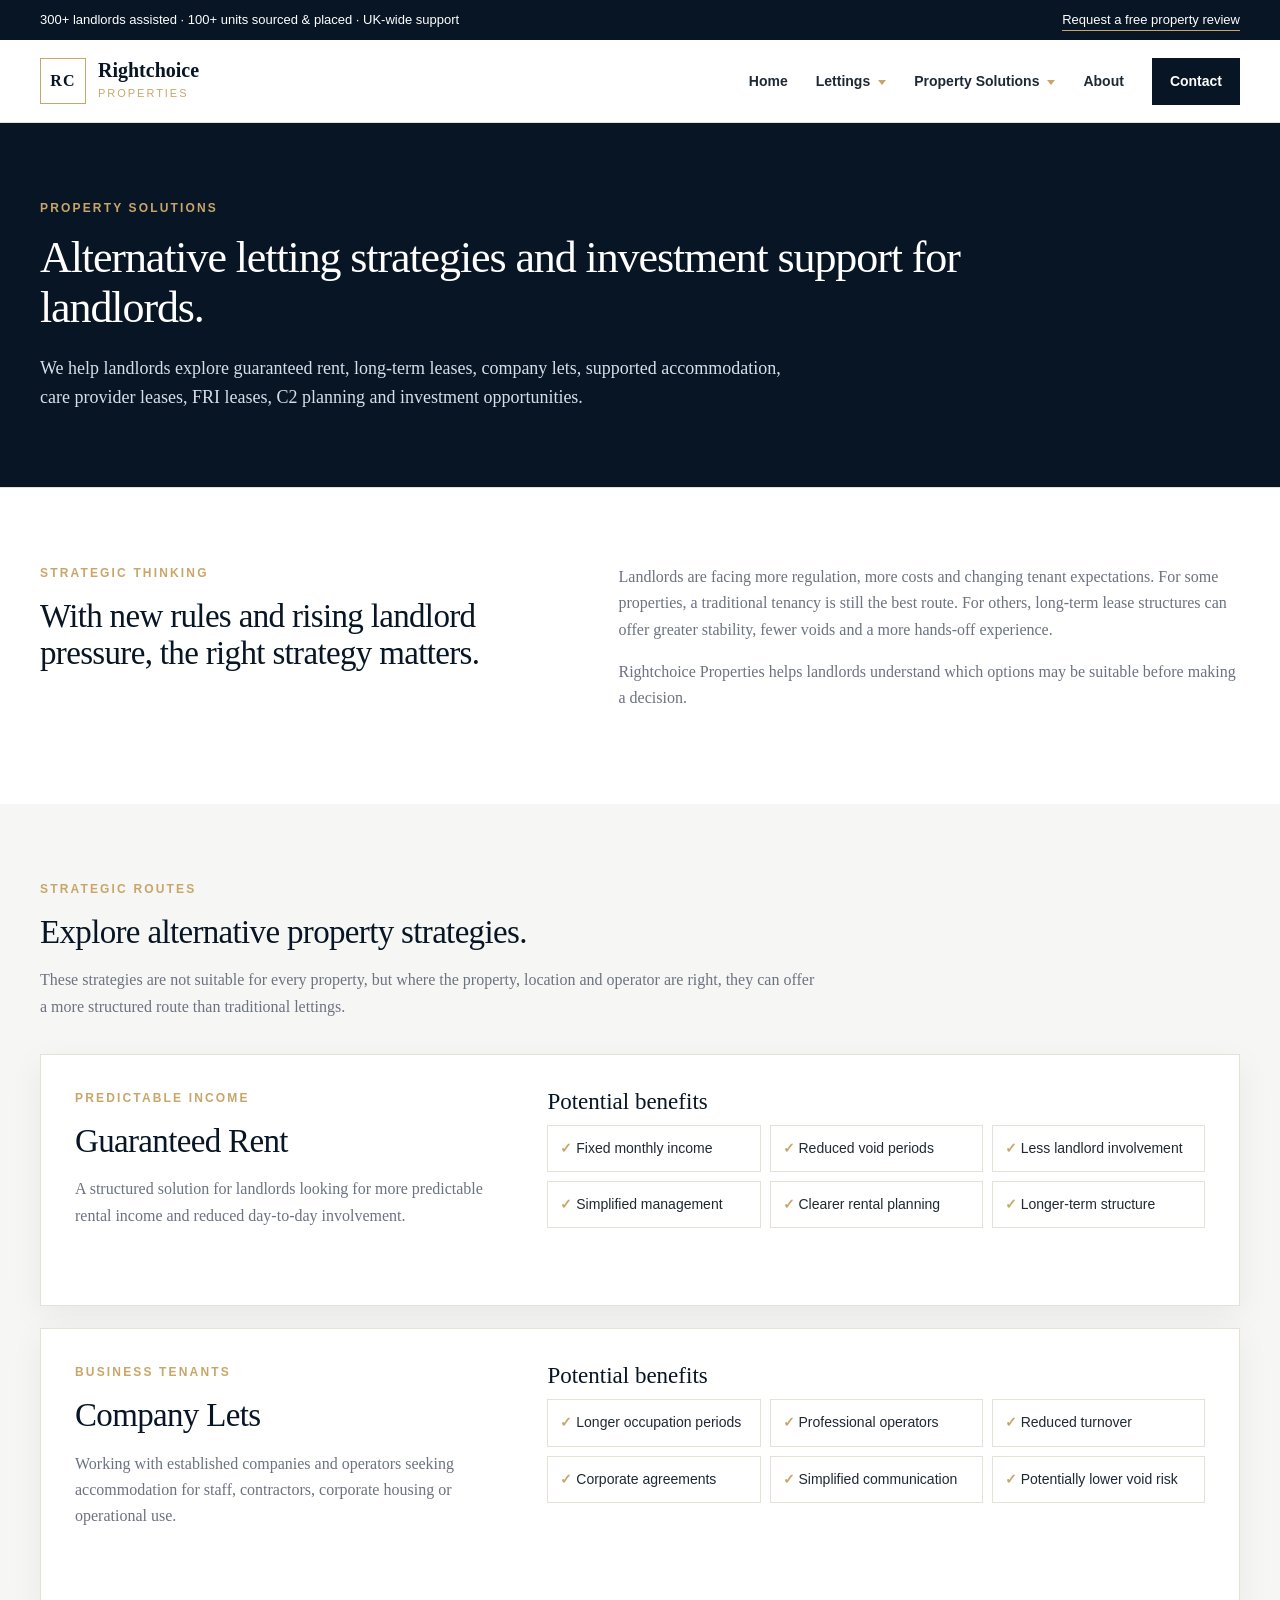
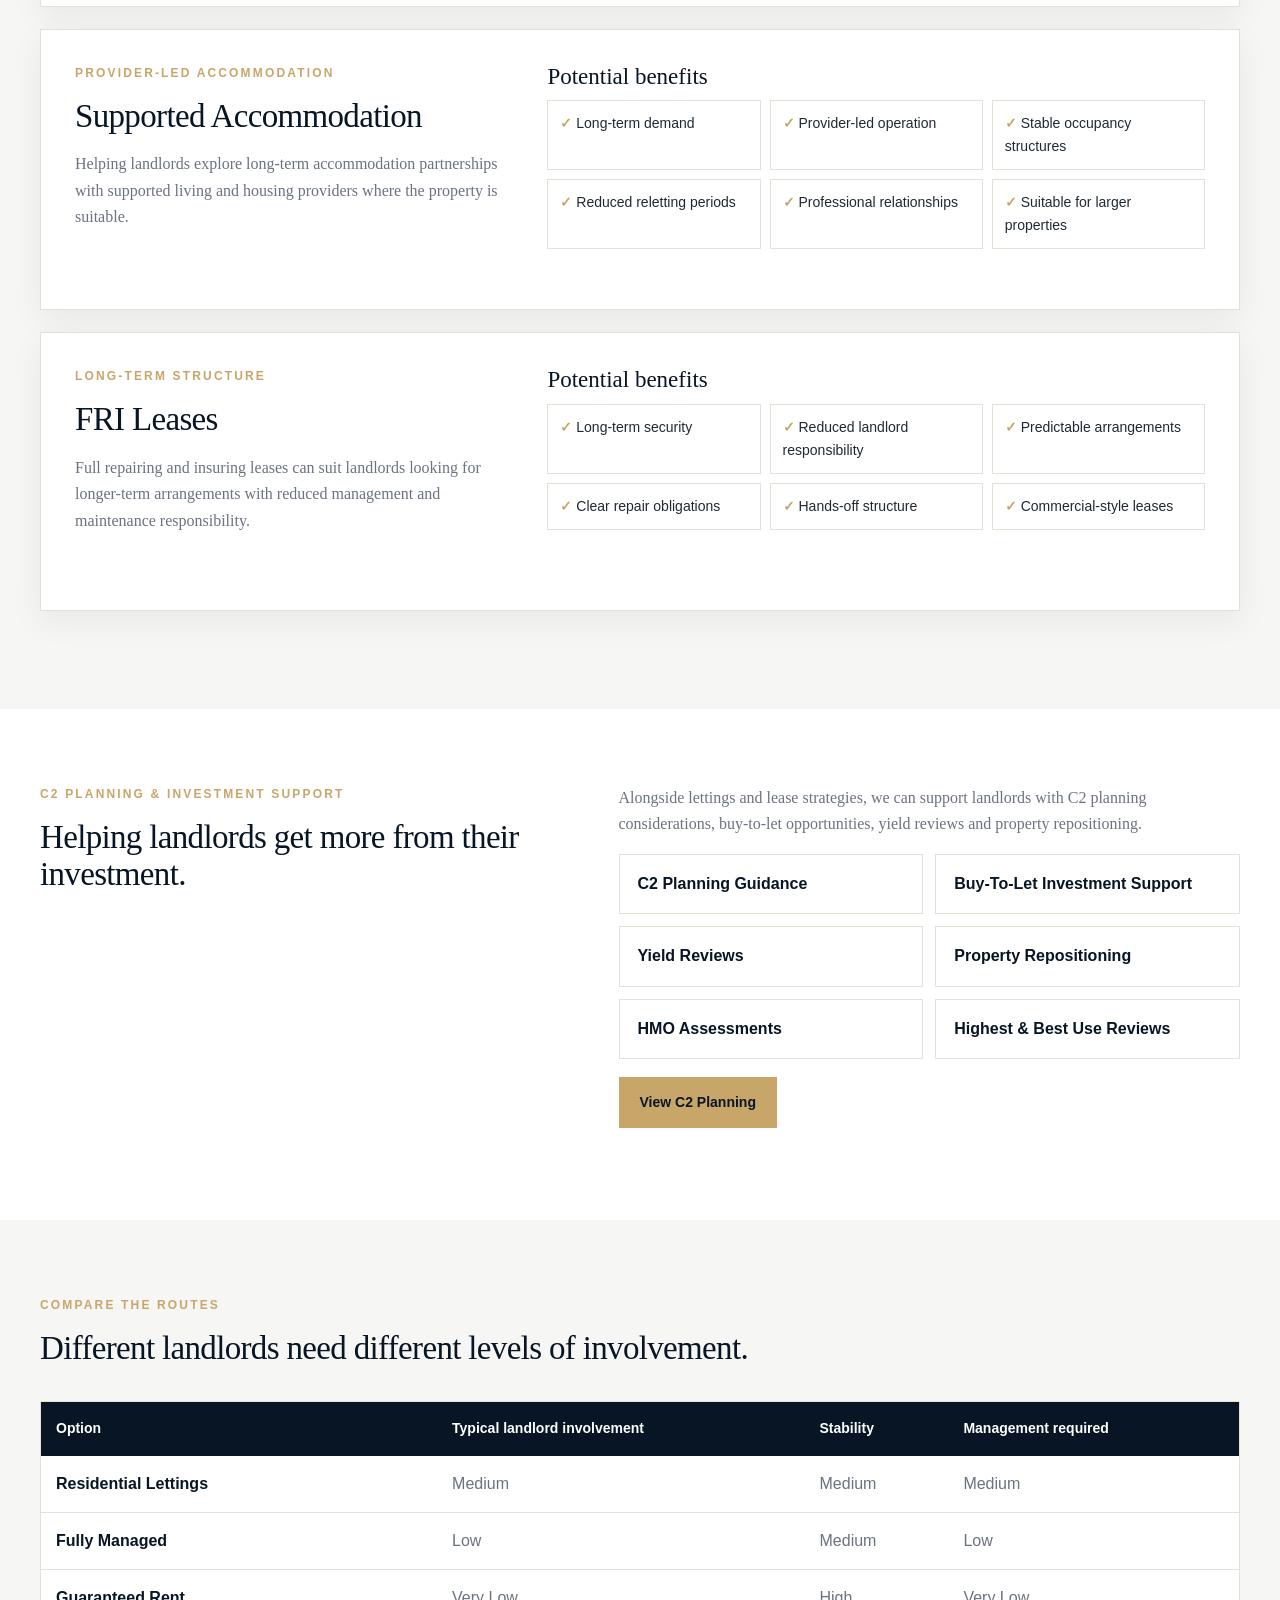
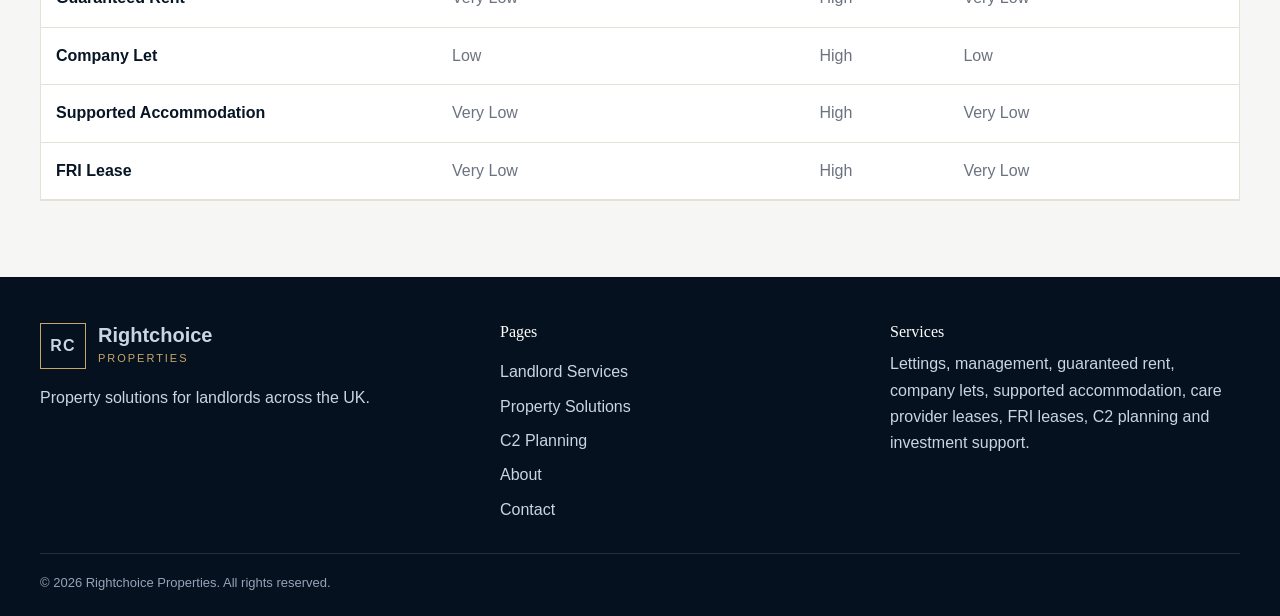
<file: property-solutions.html>
<!DOCTYPE html><html lang="en"><head><meta charset="UTF-8"/><meta name="viewport" content="width=device-width, initial-scale=1.0"/><title>Property Solutions | Rightchoice Properties</title><meta name="description" content="Property solutions including guaranteed rent, long-term leases, company lets, supported accommodation, care provider leases, FRI leases, C2 planning and buy-to-let investment support."/><link rel="stylesheet" href="style.css"/></head><body>
<div class="topbar"><div class="container"><span>300+ landlords assisted · 100+ units sourced & placed · UK-wide support</span><a href="contact.html">Request a free property review</a></div></div>
<header class="header">
  <div class="container nav">
    <a href="index.html" class="brand"><span class="brand-mark">RC</span><span><strong>Rightchoice</strong><small>Properties</small></span></a>
    <button class="menu-toggle">Menu</button>
    <nav class="menu">
      <a href="index.html">Home</a>

      <div class="mega-trigger">
        <a href="landlord-services.html">Lettings</a>
        <div class="mega">
          <div class="mega-feature">
            <h3>Landlord Services</h3>
            <p>Residential lettings and management services designed to help landlords rent, manage and protect their property.</p>
            <a href="landlord-services.html">View landlord services</a>
          </div>
          <div>
            <p class="mega-col-title">Core Services</p>
            <a href="landlord-services.html#fully-managed">Fully Managed</a>
            <a href="landlord-services.html#tenant-find">Tenant Find</a>
            <a href="landlord-services.html#rent-collection">Rent Collection</a>
            <a href="landlord-services.html#guaranteed-rent">Guaranteed Rent</a>
          </div>
          <div>
            <p class="mega-col-title">Add-on Services</p>
            <a href="landlord-services.html#add-ons">Tenancy Creation</a>
            <a href="landlord-services.html#add-ons">Lease Reviews</a>
            <a href="landlord-services.html#add-ons">Tenant Referencing</a>
            <a href="landlord-services.html#add-ons">Rental Valuations</a>
          </div>
        </div>
      </div>

      <div class="mega-trigger">
        <a href="property-solutions.html">Property Solutions</a>
        <div class="mega">
          <div class="mega-feature">
            <h3>Strategic Property Solutions</h3>
            <p>Alternative strategies for landlords who want long-term stability, provider leases and improved asset performance.</p>
            <a href="property-solutions.html">Explore property solutions</a>
          </div>
          <div>
            <p class="mega-col-title">Lease Strategies</p>
            <a href="property-solutions.html">Guaranteed Rent</a>
            <a href="property-solutions.html">Company Lets</a>
            <a href="property-solutions.html">Supported Accommodation</a>
            <a href="property-solutions.html">Care Provider Leases</a>
            <a href="property-solutions.html">FRI Leases</a>
          </div>
          <div>
            <p class="mega-col-title">Planning & Investment</p>
            <a href="c2-planning.html">C2 Planning</a>
            <a href="property-solutions.html#investment">Investment Support</a>
            <a href="property-solutions.html#investment">Yield Reviews</a>
            <a href="property-solutions.html#investment">Property Repositioning</a>
          </div>
        </div>
      </div>

      <a href="about.html">About</a>
      <a class="nav-cta" href="contact.html">Contact</a>
    </nav>
  </div>
</header>

<main><section class="page-hero dark-hero"><div class="container"><p class="eyebrow">Property Solutions</p><h1>Alternative letting strategies and investment support for landlords.</h1><p class="lead">We help landlords explore guaranteed rent, long-term leases, company lets, supported accommodation, care provider leases, FRI leases, C2 planning and investment opportunities.</p></div></section>
<section class="section"><div class="container split"><div><p class="eyebrow">Strategic thinking</p><h2>With new rules and rising landlord pressure, the right strategy matters.</h2></div><div><p>Landlords are facing more regulation, more costs and changing tenant expectations. For some properties, a traditional tenancy is still the best route. For others, long-term lease structures can offer greater stability, fewer voids and a more hands-off experience.</p><p>Rightchoice Properties helps landlords understand which options may be suitable before making a decision.</p></div></div></section>
<section class="section soft"><div class="container"><div class="section-head"><p class="eyebrow">Strategic routes</p><h2>Explore alternative property strategies.</h2><p>These strategies are not suitable for every property, but where the property, location and operator are right, they can offer a more structured route than traditional lettings.</p></div>
<article class="service-detail"><div class="service-detail-top"><div><p class="eyebrow">Predictable income</p><h2>Guaranteed Rent</h2><p>A structured solution for landlords looking for more predictable rental income and reduced day-to-day involvement.</p></div><div><h3>Potential benefits</h3><div class="included-grid"><div>Fixed monthly income</div><div>Reduced void periods</div><div>Less landlord involvement</div><div>Simplified management</div><div>Clearer rental planning</div><div>Longer-term structure</div></div></div></div></article>
<article class="service-detail"><div class="service-detail-top"><div><p class="eyebrow">Business tenants</p><h2>Company Lets</h2><p>Working with established companies and operators seeking accommodation for staff, contractors, corporate housing or operational use.</p></div><div><h3>Potential benefits</h3><div class="included-grid"><div>Longer occupation periods</div><div>Professional operators</div><div>Reduced turnover</div><div>Corporate agreements</div><div>Simplified communication</div><div>Potentially lower void risk</div></div></div></div></article>
<article class="service-detail"><div class="service-detail-top"><div><p class="eyebrow">Provider-led accommodation</p><h2>Supported Accommodation</h2><p>Helping landlords explore long-term accommodation partnerships with supported living and housing providers where the property is suitable.</p></div><div><h3>Potential benefits</h3><div class="included-grid"><div>Long-term demand</div><div>Provider-led operation</div><div>Stable occupancy structures</div><div>Reduced reletting periods</div><div>Professional relationships</div><div>Suitable for larger properties</div></div></div></div></article>
<article class="service-detail"><div class="service-detail-top"><div><p class="eyebrow">Long-term structure</p><h2>FRI Leases</h2><p>Full repairing and insuring leases can suit landlords looking for longer-term arrangements with reduced management and maintenance responsibility.</p></div><div><h3>Potential benefits</h3><div class="included-grid"><div>Long-term security</div><div>Reduced landlord responsibility</div><div>Predictable arrangements</div><div>Clear repair obligations</div><div>Hands-off structure</div><div>Commercial-style leases</div></div></div></div></article></div></section>
<section id="investment" class="section"><div class="container split"><div><p class="eyebrow">C2 planning & investment support</p><h2>Helping landlords get more from their investment.</h2></div><div><p>Alongside lettings and lease strategies, we can support landlords with C2 planning considerations, buy-to-let opportunities, yield reviews and property repositioning.</p><div class="simple-list"><div>C2 Planning Guidance</div><div>Buy-To-Let Investment Support</div><div>Yield Reviews</div><div>Property Repositioning</div><div>HMO Assessments</div><div>Highest & Best Use Reviews</div></div><p style="margin-top:18px;"><a href="c2-planning.html" class="btn btn-primary">View C2 Planning</a></p></div></div></section>
<section class="section soft"><div class="container"><div class="section-head"><p class="eyebrow">Compare the routes</p><h2>Different landlords need different levels of involvement.</h2></div><div class="table-wrap"><table><thead><tr><th>Option</th><th>Typical landlord involvement</th><th>Stability</th><th>Management required</th></tr></thead><tbody><tr><td>Residential Lettings</td><td>Medium</td><td>Medium</td><td>Medium</td></tr><tr><td>Fully Managed</td><td>Low</td><td>Medium</td><td>Low</td></tr><tr><td>Guaranteed Rent</td><td>Very Low</td><td>High</td><td>Very Low</td></tr><tr><td>Company Let</td><td>Low</td><td>High</td><td>Low</td></tr><tr><td>Supported Accommodation</td><td>Very Low</td><td>High</td><td>Very Low</td></tr><tr><td>FRI Lease</td><td>Very Low</td><td>High</td><td>Very Low</td></tr></tbody></table></div></div></section></main>

<footer class="footer">
  <div class="container footer-grid">
    <div><a href="index.html" class="brand footer-brand"><span class="brand-mark">RC</span><span><strong>Rightchoice</strong><small>Properties</small></span></a><p>Property solutions for landlords across the UK.</p></div>
    <div><h4>Pages</h4><a href="landlord-services.html">Landlord Services</a><a href="property-solutions.html">Property Solutions</a><a href="c2-planning.html">C2 Planning</a><a href="about.html">About</a><a href="contact.html">Contact</a></div>
    <div><h4>Services</h4><p>Lettings, management, guaranteed rent, company lets, supported accommodation, care provider leases, FRI leases, C2 planning and investment support.</p></div>
  </div>
  <div class="container footer-bottom">© 2026 Rightchoice Properties. All rights reserved.</div>
</footer>
<script src="script.js"></script>
</body></html>
</file>
<file: style.css>
:root{
  --navy:#071525;
  --navy2:#10243a;
  --gold:#c8a66a;
  --cream:#f8f4ec;
  --stone:#f6f6f4;
  --line:#e6e1d7;
  --text:#1f2933;
  --muted:#6b7280;
  --white:#fff;
  --shadow:0 24px 70px rgba(7,21,37,.14);
}
*{box-sizing:border-box;margin:0;padding:0}
body{font-family:Georgia,"Times New Roman",serif;color:var(--text);background:#fff;line-height:1.65}
a{text-decoration:none;color:inherit}
p{color:var(--muted);margin-bottom:16px}
.container{width:min(1200px,calc(100% - 44px));margin:auto}
.topbar{background:var(--navy);color:#fff;font-family:Arial,sans-serif;font-size:13px}
.topbar .container{display:flex;justify-content:space-between;gap:18px;padding:9px 0}
.topbar a{color:#fff;border-bottom:1px solid var(--gold)}
.header{position:sticky;top:0;z-index:999;background:rgba(255,255,255,.96);backdrop-filter:blur(14px);border-bottom:1px solid var(--line)}
.nav{height:82px;display:flex;align-items:center;justify-content:space-between;gap:22px}
.brand{display:flex;align-items:center;gap:12px;color:var(--navy)}
.brand-mark{width:46px;height:46px;border:1px solid var(--gold);display:grid;place-items:center;font-weight:700;letter-spacing:.08em}
.brand strong{display:block;font-size:20px;line-height:1}
.brand small{display:block;color:var(--gold);font-family:Arial,sans-serif;font-size:11px;text-transform:uppercase;letter-spacing:.18em;margin-top:4px}
.menu{display:flex;align-items:center;gap:28px;font-family:Arial,sans-serif;font-size:14px;font-weight:600}
.menu>a,.mega-trigger>a{padding:30px 0}
.mega-trigger{position:relative}
.mega-trigger>a:after{content:"";display:inline-block;margin-left:8px;border-left:4px solid transparent;border-right:4px solid transparent;border-top:5px solid var(--gold);vertical-align:middle}
.mega{display:none;position:absolute;top:82px;left:50%;transform:translateX(-50%);width:920px;background:#fff;border:1px solid var(--line);box-shadow:var(--shadow);padding:30px;grid-template-columns:1.1fr 1fr 1fr;gap:28px}
.mega-trigger:hover .mega{display:grid}
.mega-feature{background:var(--navy);color:white;padding:24px}
.mega-feature h3{color:white;font-size:21px;margin-bottom:10px}
.mega-feature p{color:#d8dee8;font-family:Arial,sans-serif;font-size:14px}
.mega-feature a{display:inline-block;margin-top:10px;color:white;border-bottom:1px solid var(--gold);font-family:Arial,sans-serif;font-weight:700}
.mega-col-title{font-family:Arial,sans-serif;color:var(--navy);font-weight:700;margin-bottom:10px}
.mega a{display:block;color:var(--muted);padding:8px 0;font-weight:500}
.mega a:hover,.menu>a:hover,.mega-trigger:hover>a{color:var(--gold)}
.nav-cta{background:var(--navy);color:white!important;padding:12px 18px!important}
.menu-toggle{display:none;border:0;background:var(--navy);color:white;padding:10px 13px;font-family:Arial,sans-serif}
.hero{background:linear-gradient(90deg,rgba(7,21,37,.88),rgba(7,21,37,.52)),url("https://images.unsplash.com/photo-1560518883-ce09059eeffa?auto=format&fit=crop&w=1800&q=80");background-size:cover;background-position:center;color:#fff;padding:100px 0}
.hero-inner{max-width:780px}
.eyebrow{font-family:Arial,sans-serif;color:var(--gold);font-size:12px;font-weight:700;letter-spacing:.18em;text-transform:uppercase;margin-bottom:14px}
h1,h2,h3,h4{color:var(--navy);font-weight:400;line-height:1.14}
.hero h1,.dark-hero h1,.navy-section h2,.navy-section h3{color:#fff}
h1{font-size:44px;max-width:920px;letter-spacing:-.025em;margin-bottom:20px}
h2{font-size:33px;letter-spacing:-.02em;margin-bottom:16px}
h3{font-size:23px;margin-bottom:10px}
.lead{font-size:18px;color:#f3f4f6;max-width:760px}
.page-hero{background:var(--cream);padding:76px 0 58px;border-bottom:1px solid var(--line)}
.page-hero .lead{color:var(--muted)}
.dark-hero{background:var(--navy);color:white}
.dark-hero .lead{color:#d8dee8}
.btn{display:inline-flex;align-items:center;justify-content:center;font-family:Arial,sans-serif;font-size:14px;font-weight:700;padding:13px 20px;border:1px solid transparent}
.btn-primary,.btn-gold{background:var(--gold);color:var(--navy)}
.btn-secondary{color:white;border-color:rgba(255,255,255,.55)}
.hero-actions{display:flex;gap:14px;flex-wrap:wrap;margin-top:28px}
.stats{background:var(--cream);border-bottom:1px solid var(--line)}
.stats-grid{display:grid;grid-template-columns:repeat(4,1fr)}
.stats-grid div{padding:28px 22px;border-right:1px solid var(--line)}
.stats-grid div:last-child{border-right:0}
.stats-grid strong{display:block;font-size:29px;color:var(--navy);font-weight:400}
.stats-grid span{font-family:Arial,sans-serif;font-size:13px;font-weight:700;text-transform:uppercase;letter-spacing:.08em;color:var(--muted)}
.section{padding:76px 0}
.soft{background:var(--stone)}
.split{display:grid;grid-template-columns:.9fr 1.1fr;gap:70px;align-items:start}
.section-head{max-width:780px;margin-bottom:34px}
.card-grid{display:grid;grid-template-columns:repeat(3,1fr);gap:1px;background:var(--line);border:1px solid var(--line)}
.info-card,.route-card,.strategy-card{background:white;padding:32px;min-height:240px}
.route-card.dark{background:var(--navy)}
.route-card.dark h3,.route-card.dark p,.route-card.dark strong{color:white}
.route-card span{display:block;color:var(--gold);font-family:Arial,sans-serif;font-size:12px;font-weight:700;letter-spacing:.18em;margin-bottom:16px}
.route-card p,.info-card p,.strategy-card p{font-family:Arial,sans-serif;font-size:14px}
.route-card strong{display:inline-block;margin-top:10px;border-bottom:1px solid var(--gold);font-family:Arial,sans-serif;font-size:14px}
.service-detail{background:#fff;border:1px solid var(--line);padding:34px;margin-bottom:22px;box-shadow:0 10px 32px rgba(7,21,37,.06)}
.service-detail-top{display:grid;grid-template-columns:.8fr 1.2fr;gap:34px;margin-bottom:26px}
.included-grid{display:grid;grid-template-columns:repeat(3,1fr);gap:9px;font-family:Arial,sans-serif}
.included-grid div{border:1px solid var(--line);padding:11px 12px;font-size:14px;background:white}
.included-grid div:before{content:"✓ ";color:var(--gold);font-weight:700}
.suitable-list{display:grid;grid-template-columns:repeat(4,1fr);gap:10px;margin-top:18px;font-family:Arial,sans-serif}
.suitable-list div{background:var(--cream);border:1px solid var(--line);padding:12px;color:var(--navy);font-weight:700;font-size:14px}
.simple-list{display:grid;grid-template-columns:repeat(2,1fr);gap:12px}
.simple-list.one{grid-template-columns:1fr}
.simple-list.four{grid-template-columns:repeat(4,1fr)}
.simple-list div{background:white;border:1px solid var(--line);padding:16px 18px;color:var(--navy);font-family:Arial,sans-serif;font-weight:700}
.navy-section{background:var(--navy);color:white}
.navy-section p{color:#d8dee8}
.benefit-list{display:grid;grid-template-columns:repeat(2,1fr);gap:12px}
.benefit-list div{border:1px solid rgba(255,255,255,.18);color:white;padding:16px;font-family:Arial,sans-serif;background:rgba(255,255,255,.05)}
.table-wrap{overflow-x:auto;border:1px solid var(--line);background:white}
table{width:100%;border-collapse:collapse;font-family:Arial,sans-serif;min-width:780px}
th{background:var(--navy);color:white;text-align:left;padding:15px;font-size:14px}
td{padding:15px;border-bottom:1px solid var(--line);color:var(--muted)}
td:first-child{color:var(--navy);font-weight:700}
.faq-grid{display:grid;gap:12px}
.faq-item{background:white;border:1px solid var(--line);padding:22px}
.faq-item h3{font-size:20px}
.cta-section{background:var(--cream);padding:76px 0}
.cta-box{max-width:880px;background:white;border:1px solid var(--line);padding:38px;box-shadow:var(--shadow);text-align:center}
.cta-box p{max-width:700px;margin-left:auto;margin-right:auto}
.contact-grid{display:grid;grid-template-columns:.9fr 1.1fr;gap:50px;align-items:start}
.contact-form{display:grid;gap:14px;border:1px solid var(--line);padding:32px;box-shadow:var(--shadow);background:white;font-family:Arial,sans-serif}
.contact-form label{display:grid;gap:7px;color:var(--navy);font-weight:700}
input,select,textarea{width:100%;border:1px solid var(--line);padding:13px;font:inherit}
textarea{min-height:130px;resize:vertical}
button{background:var(--navy);color:white;border:0;padding:14px 18px;font-weight:700;cursor:pointer}
.footer{background:#06111f;color:white;padding:46px 0 22px}
.footer p,.footer a{color:#cbd5e1;font-family:Arial,sans-serif}
.footer-grid{display:grid;grid-template-columns:1.2fr 1fr 1fr;gap:40px}
.footer h4{color:white;margin-bottom:10px}
.footer-grid div:nth-child(2){display:grid;gap:8px}
.footer-brand{color:white;margin-bottom:16px}
.footer-bottom{border-top:1px solid rgba(255,255,255,.12);margin-top:30px;padding-top:18px;color:#94a3b8;font-family:Arial,sans-serif;font-size:13px}
@media(max-width:900px){
.topbar .container{display:block}
.menu-toggle{display:block}
.menu{display:none;position:absolute;top:82px;left:0;right:0;background:white;border-bottom:1px solid var(--line);padding:18px;flex-direction:column;align-items:stretch;gap:14px}
.menu.open{display:flex}
.menu>a,.mega-trigger>a{padding:0}
.mega{position:static;transform:none;display:none;width:100%;box-shadow:none;margin-top:12px;grid-template-columns:1fr}
.mega-trigger.open .mega{display:grid}
h1{font-size:34px}
h2{font-size:28px}
.stats-grid,.split,.card-grid,.footer-grid,.service-detail-top,.contact-grid{grid-template-columns:1fr}
.included-grid,.simple-list,.simple-list.four,.benefit-list,.suitable-list{grid-template-columns:1fr}
.stats-grid div{border-right:0;border-bottom:1px solid var(--line)}
.section,.hero,.page-hero,.cta-section{padding:54px 0}
}
</file>
